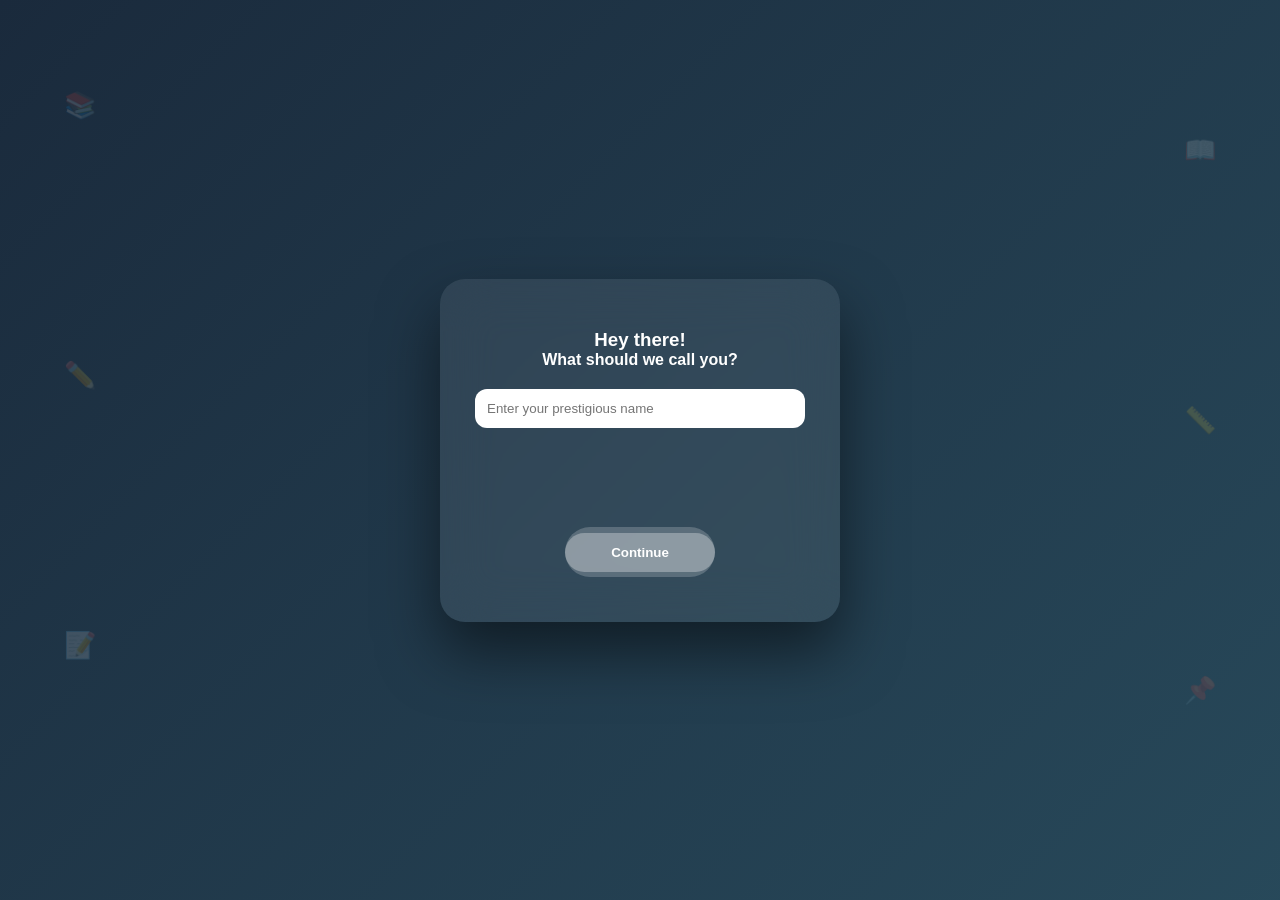
<file: index.html>
<!DOCTYPE html>
<html lang="en">
<head>
<meta charset="UTF-8">
<meta name="viewport" content="width=device-width, initial-scale=1.0">
<title>Essential Assignment Tracker</title>
<link rel="stylesheet" href="css/index.css">
</head>

<body>
<!-- Loader shown while moving into the app -->
<div id="loaderOverlay">
  <div class="spinner"></div>
</div>

<!-- Extra reveal layer for smoother transition -->
<div id="revealOverlay"></div>

<!-- Floating study icons in the background -->
<div class="floating-items">
  <div class="floating-item left" style="top:10%; animation: floatDown 12s linear infinite;">📚</div>
  <div class="floating-item left" style="top:40%; animation: floatUp 14s linear infinite;">✏️</div>
  <div class="floating-item left" style="top:70%; animation: floatDown 13s linear infinite;">📝</div>

  <div class="floating-item right" style="top:15%; animation: floatUp 13s linear infinite;">📖</div>
  <div class="floating-item right" style="top:45%; animation: floatDown 12s linear infinite;">📏</div>
  <div class="floating-item right" style="top:75%; animation: floatUp 15s linear infinite;">📌</div>
</div>

<!-- First-time setup: ask for username -->
<div class="container hidden" id="setupScreen">
  <h3>Hey there!</h3>
  <h4> What should we call you?</h4>
  <input id="nameInput" placeholder="Enter your prestigious name">
  <div style="display: flex; flex-direction: column; align-items: center; width: auto; margin-top: 25px;">
    <button class="enter-btn" onclick="saveName()">Continue</button>
  </div>
</div>

<!-- Main welcome panel -->
<div class="container hidden" id="welcomeScreen">
  <div class="app-title">Welcome to Essential Assignment Tracker</div>
  <div class="time" id="time"></div>
  <div class="date" id="date"></div>
  <div class="main-greeting" id="greeting"></div>
  <div class="subtext">Ready to track your assignments?</div>
  <div style="display: flex; justify-content: center;">
    <button class="enter-btn" id="enterBtn">Enter</button>
  </div>
</div>

<!-- Sound effect for entering dashboard -->
<audio id="enterSound" src="FX/ui-tap.wav" preload="auto"></audio>

<script>
// Save username and show the welcome card.
const savedName = localStorage.getItem("username");
if(savedName) showWelcome(savedName);
else document.getElementById("setupScreen").classList.remove("hidden");

function saveName(){
  const name = document.getElementById("nameInput").value;
  localStorage.setItem("username", name);
  showWelcome(name);
}

function showWelcome(name){
  document.getElementById("setupScreen").classList.add("hidden");
  document.getElementById("welcomeScreen").classList.remove("hidden");

  function updateTime(){
    const now = new Date();
    document.getElementById("time").innerText =
      now.getHours() + ":" + String(now.getMinutes()).padStart(2,"0");

    document.getElementById("date").innerText =
      now.toDateString();

    let greet = "Welcome";
    if(now.getHours()<12) greet="Good morning";
    else if(now.getHours()<18) greet="Good afternoon";
    else greet="Good evening";

    document.getElementById("greeting").innerText =
      greet + ", " + name;
  }

  setInterval(updateTime,1000);
  updateTime();
}

// Enter button flow and transition.
document.getElementById("enterBtn").addEventListener("click", ()=>{
    const sound = document.getElementById("enterSound");
    const loader = document.getElementById("loaderOverlay");
  const enterBtn = document.getElementById("enterBtn");
  const soundEnabled = localStorage.getItem("soundEnabled") !== "0";

  const goToDashboard = () => {
    document.body.classList.add("transitioning");
    setTimeout(()=>{
      window.location.href="dashboard.html";
    },1020);
  };

  // Block double-click so we do not navigate twice.
  enterBtn.disabled = true;

    let playPromise = null;
    if (soundEnabled) {
      sound.currentTime = 0;
      playPromise = sound.play();
    }

    if (navigator.vibrate) navigator.vibrate(30);

    // Tell dashboard page to show its loader too.
    localStorage.setItem("loadingTransition", "true");

    // Turn on loader right away.
    loader.classList.add("active");

    let hasNavigated = false;
    const safeNavigate = () => {
      if (hasNavigated) return;
      hasNavigated = true;
      goToDashboard();
    };

    // Go to dashboard after sound finishes.
    if (soundEnabled) {
      sound.onended = safeNavigate;
    } else {
      setTimeout(safeNavigate, 120);
    }

    // Keep going even if sound cannot play.
    if (playPromise && typeof playPromise.catch === "function") {
      playPromise.catch(()=> {
        safeNavigate();
      });
    }

    // Safety fallback so navigation always happens.
    setTimeout(()=>{
      safeNavigate();
    },12000);
});
</script>

</body>
</html>
</file>
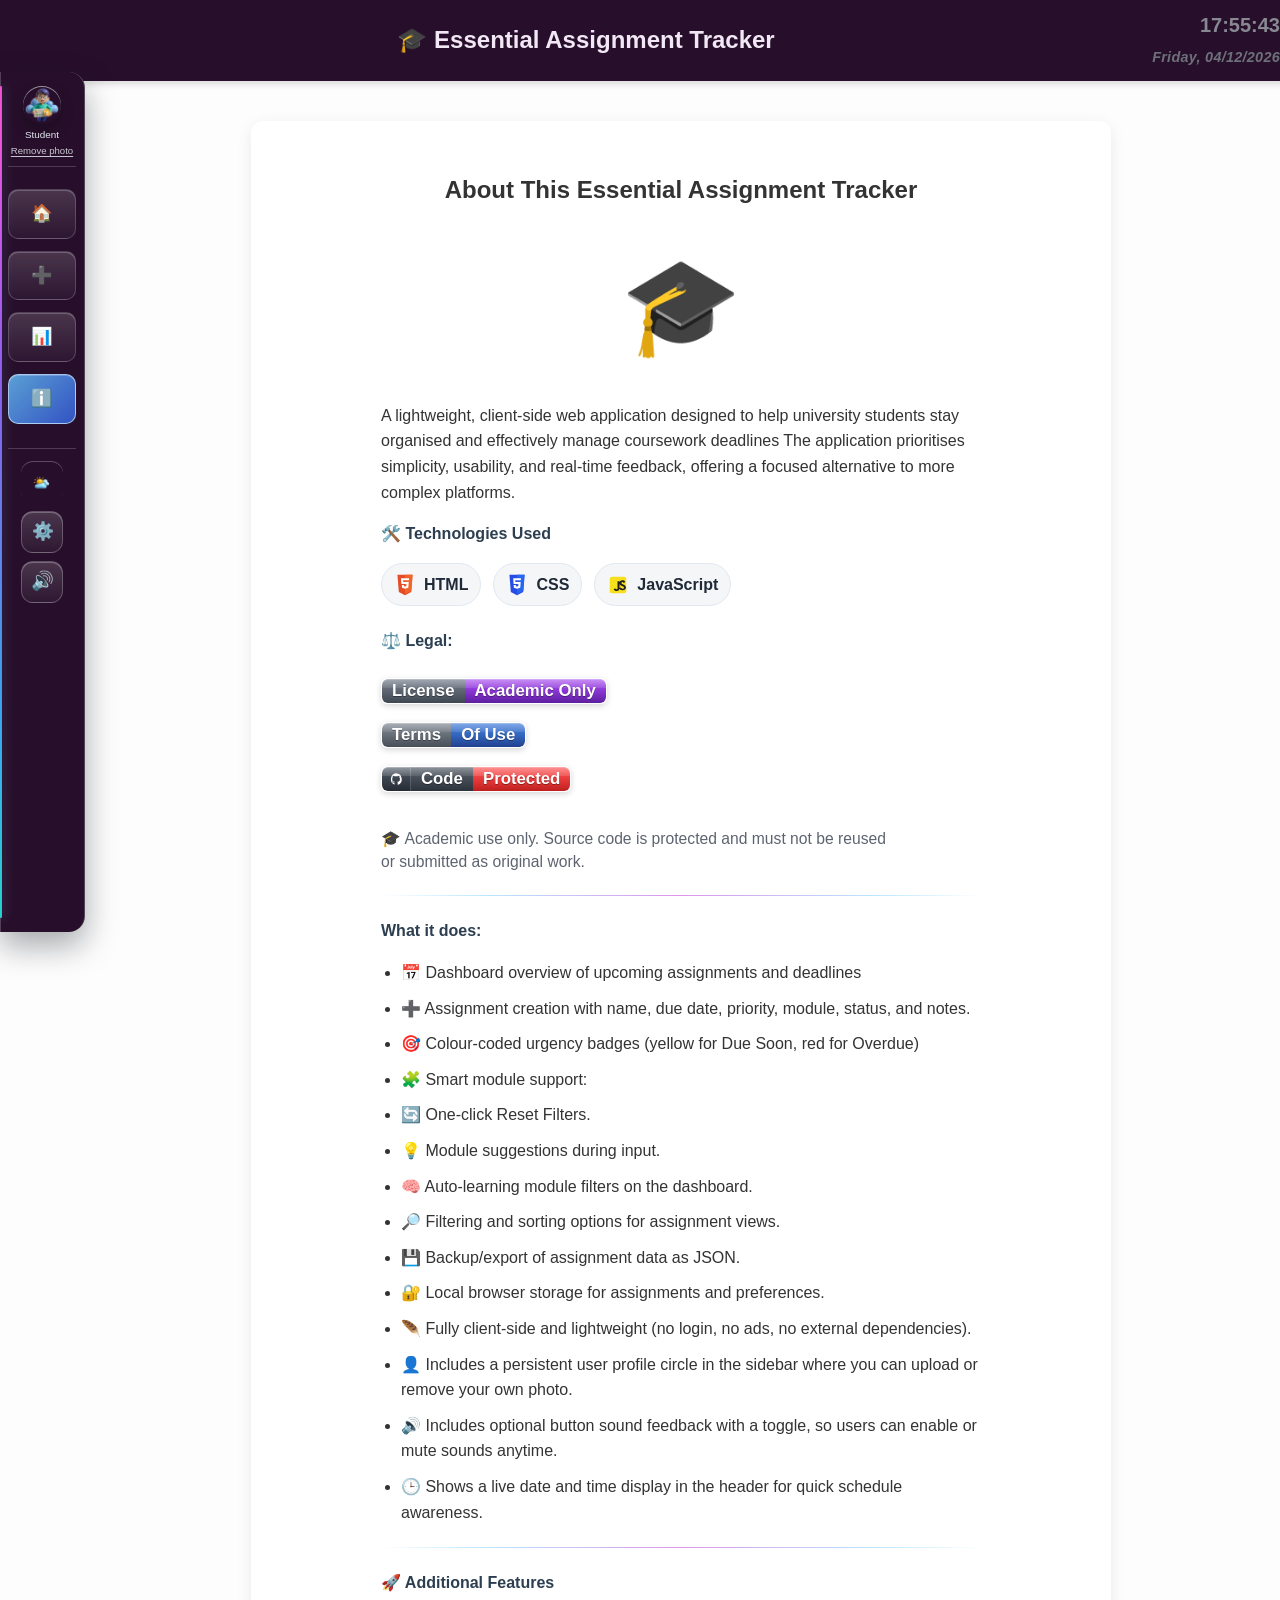
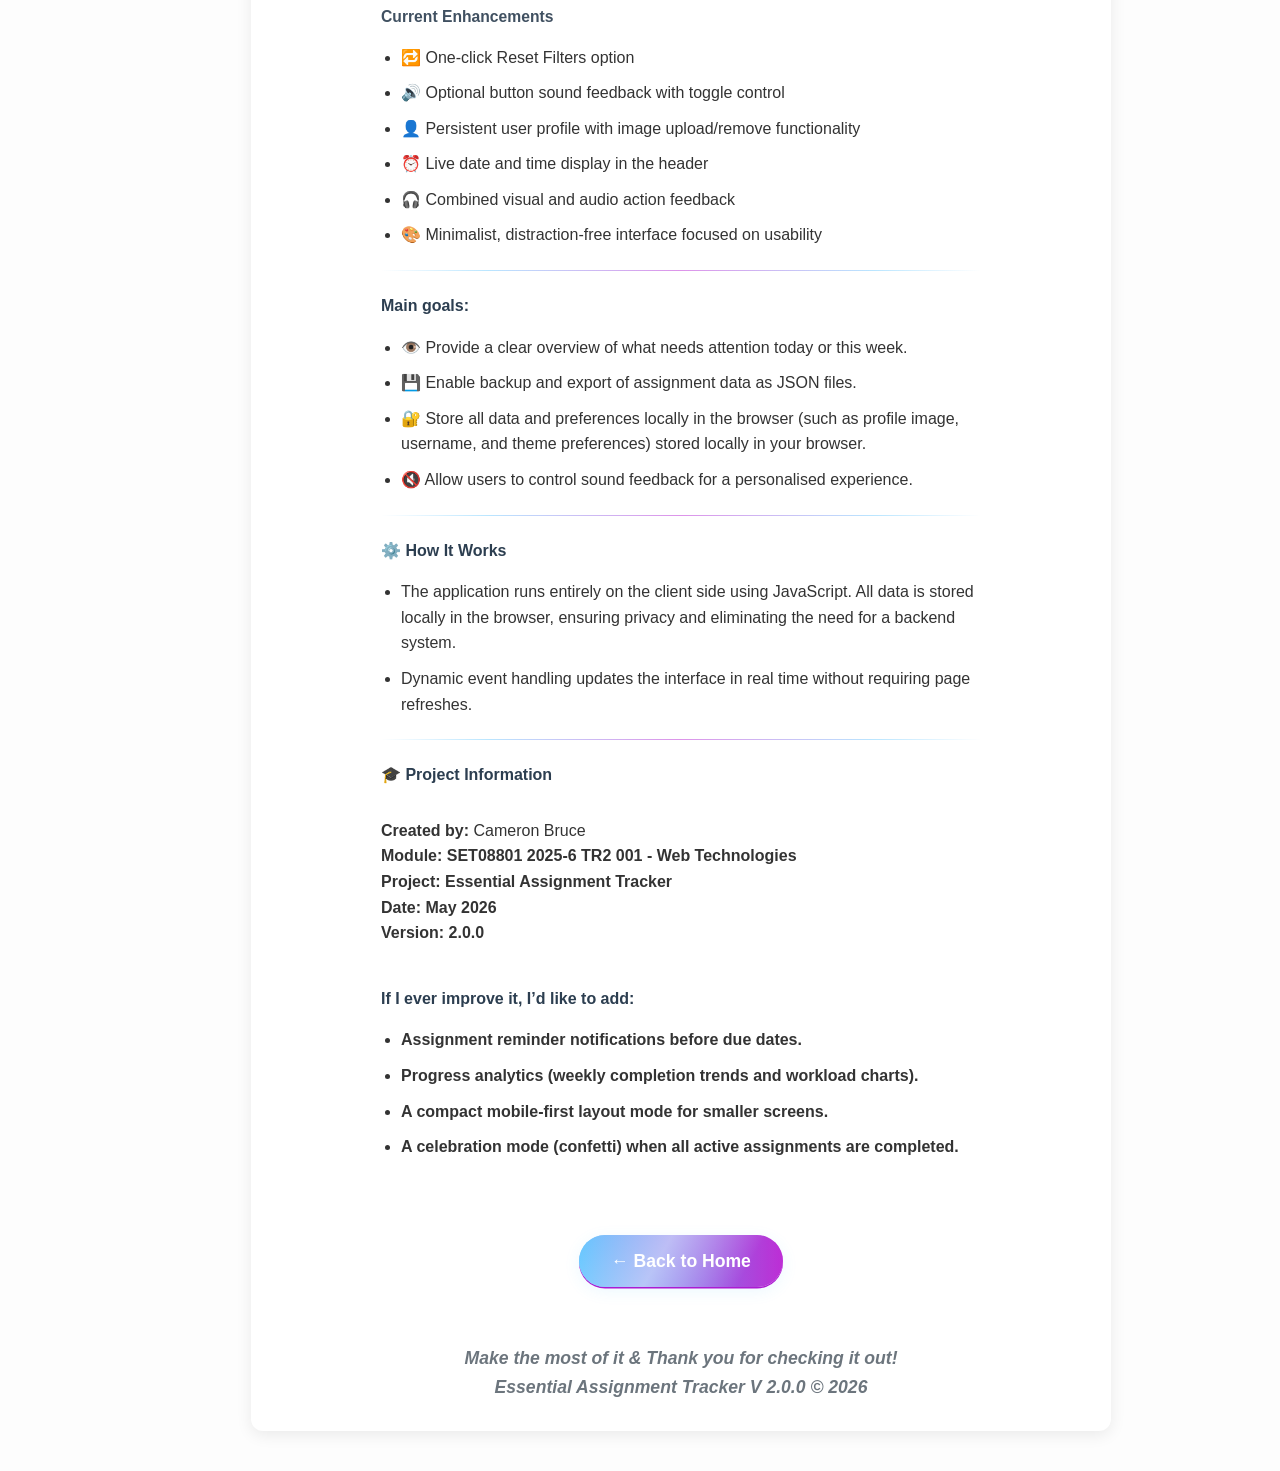
<file: About.html>
<!DOCTYPE html>
<!-- About page for app info and credits. -->
<html lang="en">
<head>
    <meta charset="UTF-8" />
    <meta name="viewport" content="width=device-width, initial-scale=1.0"/>
    
    <title>Essential Assignment Tracker - About</title>

    <link rel="stylesheet" href="css/about.css">
    <link rel="stylesheet" href="css/shared-nav.css">
    <script src="js/shared-nav.js" defer></script>
    <script src="js/time-display.js" defer></script>
</head>
<body>

<!-- Header with title, theme toggle, clock, and nav menu. -->

<div class="header">
    <div style="display: flex; align-items: center; width: 100%; justify-content: space-between;">
        <div class="left-group">
            <div class="settings">
                <button id="backupBtn" class="gear-btn" aria-haspopup="true" aria-expanded="false" title="Backup & Restore" aria-label="Backup and restore data">⚙️</button>
                <div id="backupMenu" class="gear-menu" role="menu" aria-hidden="true">
                    <div class="hint">Backup / Restore</div>
                    <label for="importFileInput" id="restoreBtn" style="display:block;cursor:pointer;padding:10px 12px;">Restore (Import)…</label>
                    <button id="exportBtn" type="button" style="display:block;cursor:pointer;padding:10px 12px;width:100%;background:none;border:none;text-align:left;">Backup (Export)</button>
                </div>
            </div>
            <input id="importFileInput" type="file" accept="application/json,.json" style="display:none" />
        </div>
        <h1 style="margin: 0; font-size: 1.5rem; color: #f2e7f4; display: flex; align-items: center; flex: 1; justify-content: center;">🎓 Essential Assignment Tracker
            <button id="darkModeToggle" aria-label="Toggle dark mode" style="background:none;border:none;cursor:pointer;margin-left:12px;vertical-align:middle;outline:none;position:relative;">
                <span id="darkModeIcon" style="display:inline-block;width:42px;height:42px;vertical-align:middle;">
                    <img id="sunIcon" src="Icons/day.png" alt="Light mode" width="42" height="42" style="display:block;object-fit:contain;" loading="lazy" decoding="async">
                    <img id="moonIcon" src="Icons/night.png" alt="Dark mode" width="42" height="42" style="display:none;object-fit:contain;" loading="lazy" decoding="async">
                </span>
            </button>
        </h1>
        <div id="timeDisplay" style="margin-right:20px;"></div>
    </div>
</div>

<div class="nav" data-shared-nav></div>

<div class="content">
    <h2>About This Essential Assignment Tracker</h2>

    <div class="icon">🎓</div>

    <div class="section">
        <p>
            A lightweight, client-side web application designed to help university students stay organised and effectively manage coursework deadlines
            The application prioritises simplicity, usability, and real-time feedback, offering a focused alternative to more complex platforms.
        </p>

        <p class="highlight">🛠️ Technologies Used</p>
        <ul class="tech-icons" aria-label="Technologies used">
            <li class="tech-icon-item" aria-label="HTML">
                <svg viewBox="0 0 64 64" role="img" aria-hidden="true" focusable="false">
                    <path fill="#e44d26" d="M10 2h44l-4 50-18 10-18-10z"/>
                    <path fill="#f16529" d="M32 2h22l-3.4 46.8L32 58z"/>
                    <path fill="#fff" d="M20.2 12h23.6l-.5 6H26.7l.4 5h15.8l-1.3 17-9.2 2.6-9.1-2.6-.6-8h6l.3 3.4 3.4 1 3.5-1 .4-6.4H21.6z"/>
                </svg>
                <span>HTML</span>
            </li>
            <li class="tech-icon-item" aria-label="CSS">
                <svg viewBox="0 0 64 64" role="img" aria-hidden="true" focusable="false">
                    <path fill="#264de4" d="M10 2h44l-4 50-18 10-18-10z"/>
                    <path fill="#2965f1" d="M32 2h22l-3.4 46.8L32 58z"/>
                    <path fill="#fff" d="M21 12h22.6l-.5 6H27l.4 5h15.4l-1.3 17-9.3 2.6-9.2-2.6-.7-8h6.1l.3 3.4 3.5 1 3.6-1 .4-6.4H22z"/>
                </svg>
                <span>CSS</span>
            </li>
            <li class="tech-icon-item" aria-label="JavaScript">
                <svg viewBox="0 0 64 64" role="img" aria-hidden="true" focusable="false">
                    <rect x="8" y="8" width="48" height="48" rx="6" fill="#f7df1e"/>
                    <path fill="#1f1f1f" d="M30.6 20.8h6v20.1c0 6-3.5 8.7-8.6 8.7-4.6 0-7.2-2.4-8.6-5.4l4.6-2.8c.9 1.6 1.7 2.9 3.7 2.9 1.9 0 3-1 3-3.7zm9.2 18.3c1.2 2 2.8 3.5 5.7 3.5 2.4 0 3.9-1.2 3.9-2.9 0-2-1.6-2.8-4.4-4l-1.5-.7c-4.3-1.8-7.1-4-7.1-8.8 0-4.4 3.3-7.7 8.5-7.7 3.7 0 6.3 1.3 8.2 4.6l-4.5 2.9c-1-1.8-2.1-2.4-3.7-2.4-1.7 0-2.8 1.1-2.8 2.4 0 1.7 1.1 2.4 3.6 3.5l1.5.7c5 2.1 7.8 4.2 7.8 9 0 5.1-4 8-9.4 8-5.3 0-8.7-2.5-10.4-5.8z"/>
                </svg>
                <span>JavaScript</span>
            </li>
        </ul>

        <p class="highlight">⚖️ Legal:</p>
        <div class="legal-badge-stack" aria-label="Legal and protection badges">
            <div class="legal-badge-row">
                <span class="legal-badge-segment left badge-license">License</span>
                <span class="legal-badge-segment right badge-academic">Academic Only</span>
            </div>
            <div class="legal-badge-row">
                <span class="legal-badge-segment left badge-terms">Terms</span>
                <span class="legal-badge-segment right badge-use">Of Use</span>
            </div>
            <div class="legal-badge-row has-icon">
                <span class="legal-badge-icon" aria-hidden="true">
                    <svg viewBox="0 0 24 24" focusable="false">
                        <path d="M12 .5A12 12 0 0 0 8.2 23c.6.1.8-.3.8-.6v-2.3c-3.3.7-4-1.4-4-1.4-.5-1.3-1.2-1.6-1.2-1.6-1-.6.1-.6.1-.6 1.1.1 1.7 1.1 1.7 1.1 1 .1.8 2.3 3.4 1.6.1-.7.4-1.2.7-1.5-2.6-.3-5.3-1.3-5.3-5.8 0-1.3.5-2.5 1.2-3.3-.1-.3-.5-1.5.1-3.2 0 0 1-.3 3.4 1.3a11.8 11.8 0 0 1 6.1 0c2.3-1.6 3.3-1.3 3.3-1.3.7 1.7.3 2.9.2 3.2.7.8 1.2 2 1.2 3.3 0 4.5-2.7 5.5-5.3 5.8.4.3.8 1 .8 2.1v3.1c0 .3.2.8.8.6A12 12 0 0 0 12 .5Z" fill="currentColor"/>
                    </svg>
                </span>
                <span class="legal-badge-segment badge-code">Code</span>
                <span class="legal-badge-segment right badge-protected">Protected</span>
            </div>
        </div>
        <p class="legal-disclaimer">🎓 Academic use only. Source code is protected and must not be reused or submitted as original work.</p>
        <hr class="section-divider">
        
        <p class="highlight">What it does:</p>
        <ul>
            <li>📅 Dashboard overview of upcoming assignments and deadlines</li>
            <li>➕ Assignment creation with name, due date, priority, module, status, and notes.</li>
            <li>🎯 Colour-coded urgency badges (yellow for Due Soon, red for Overdue)</li>
            <li>🧩 Smart module support:</li>
            <li>🔄 One-click Reset Filters.</li>
            <li>💡 Module suggestions during input.</li>
            <li>🧠 Auto-learning module filters on the dashboard.</li>
            <li> 🔎 Filtering and sorting options for assignment views.</li>
            <li> 💾 Backup/export of assignment data as JSON.</li>
            <li> 🔐 Local browser storage for assignments and preferences.</li>
            <li>🪶 Fully client-side and lightweight (no login, no ads, no external dependencies).</li>
            <li>👤 Includes a persistent user profile circle in the sidebar where you can upload or remove your own photo.</li>
            <li>🔊 Includes optional button sound feedback with a toggle, so users can enable or mute sounds anytime.</li>
            <li>🕒 Shows a live date and time display in the header for quick schedule awareness.</li>
        </ul>

        <hr class="section-divider">

        <p class="highlight">🚀 Additional Features</p>
        <p class="highlight" style="margin-top:-8px; font-size: 0.98rem; opacity: 0.9;">Current Enhancements</p>
        <ul>
            <li>🔁 One-click Reset Filters option</li>
            <li>🔊 Optional button sound feedback with toggle control</li>
            <li>👤 Persistent user profile with image upload/remove functionality</li>
            <li>⏰ Live date and time display in the header</li>
            <li>🎧 Combined visual and audio action feedback</li>
            <li>🎨 Minimalist, distraction-free interface focused on usability</li>
        </ul>
        <hr class="section-divider">

        <p class="highlight">Main goals:</p>
        <ul>
            <li>👁️ Provide a clear overview of what needs attention today or this week.
            <li>💾 Enable backup and export of assignment data as JSON files.
            <li>🔐 Store all data and preferences locally in the browser (such as profile image, username, and theme preferences) stored locally in your browser.</li>
            <li>🔇 Allow users to control sound feedback for a personalised experience.
        </ul>

        <hr class="section-divider">

        <p class="highlight">⚙️ How It Works
        <ul>
            <li>The application runs entirely on the client side using JavaScript. All data is stored locally in the browser, ensuring privacy and eliminating the need for a backend system.</li>
            <li>Dynamic event handling updates the interface in real time without requiring page refreshes.</li>
        </ul>

        
        <hr class="section-divider">
    <p class="highlight"> 🎓 Project Information</p>
        <p style="margin-top: 30px;">

       

            <strong>Created by:</strong> Cameron Bruce <br>

            <strong>Module: SET08801 2025-6 TR2 001 - Web Technologies <br>

            <strong>Project:</strong> Essential Assignment Tracker<br>

            <strong>Date:</strong> May 2026<br>

            <strong>Version:</strong> 2.0.0<br>
        </p>

        <p class="highlight" style="margin-top: 40px;">If I ever improve it, I’d like to add:</p>
        <ul>
            <li>Assignment reminder notifications before due dates.</li>
            <li>Progress analytics (weekly completion trends and workload charts).</li>
            <li>A compact mobile-first layout mode for smaller screens.</li>
            <li>A celebration mode (confetti) when all active assignments are completed.</li>
        </ul>
    </div>

        <a href="dashboard.html" class="back-bottom" id="backHomeBtn">← Back to Home</a>
        <style>
        .smoke-effect {
            position: absolute;
            pointer-events: none;
            border-radius: 50%;
            filter: blur(18px);
            opacity: 0.45;
            z-index: 20;
            transition: opacity 0.5s;
            will-change: transform, opacity;
            width: 70px;
            height: 70px;
            background: radial-gradient(circle at 50% 50%, #38b6ff 0%, #b411cf 100%);
            display: none;
        }
        </style>
        <script>
        // Adds a hover smoke effect to the Back to Home button.
        (function() {
            const btn = document.getElementById('backHomeBtn');
            if (!btn) return;
            let smoke = null;
            let fadeTimeout = null;
            let stopTimeout = null;
            function showSmoke(x, y) {
                if (!smoke) {
                    smoke = document.createElement('div');
                    smoke.className = 'smoke-effect';
                    btn.appendChild(smoke);
                }
                smoke.style.display = 'block';
                smoke.style.opacity = '0.45';
                const btnRect = btn.getBoundingClientRect();
                // Place smoke relative to the button area.
                smoke.style.left = (x - btnRect.left - 35) + 'px';
                smoke.style.top = (y - btnRect.top - 35) + 'px';
                if (fadeTimeout) clearTimeout(fadeTimeout);
                if (stopTimeout) clearTimeout(stopTimeout);
                // Fade smoke when mouse stops moving.
                stopTimeout = setTimeout(() => {
                    smoke.style.opacity = '0';
                    fadeTimeout = setTimeout(() => { if (smoke) smoke.style.display = 'none'; }, 500);
                }, 120);
            }
            btn.addEventListener('mousemove', function(e) {
                showSmoke(e.clientX, e.clientY);
            });
            btn.addEventListener('mouseleave', function() {
                if (smoke) {
                    smoke.style.opacity = '0';
                    fadeTimeout = setTimeout(() => { if (smoke) smoke.style.display = 'none'; }, 500);
                }
                if (stopTimeout) clearTimeout(stopTimeout);
            });
            btn.addEventListener('mouseenter', function(e) {
                showSmoke(e.clientX, e.clientY);
            });
        })();
        </script>

    <div class="footer-note">
        <span id="exportStatus" style="display:none;color:#007bff;font-weight:bold;"></span>
        Make the most of it & Thank you for checking it out!<br>
        Essential Assignment Tracker V 2.0.0 © 2026
    </div>
</div>

</body>
<!-- Backup controls are handled by shared-nav.js -->
<script src="js/export-button.js"></script>
</html>
</file>
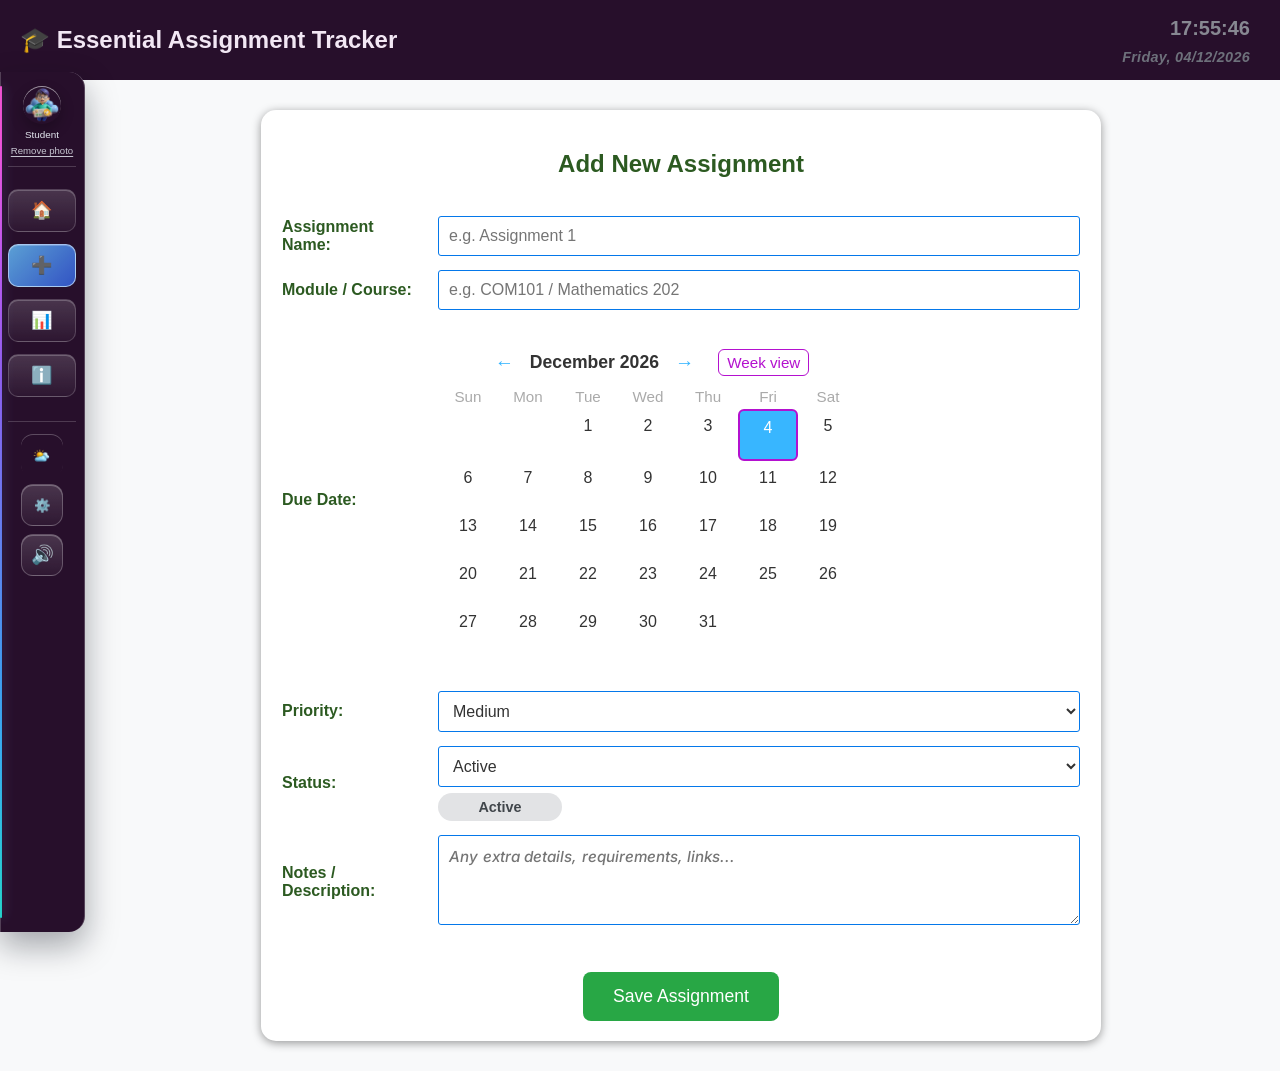
<file: add-Assignment.html>
<!DOCTYPE html>
<html lang="en">
<head>
    <meta charset="UTF-8" />
    <meta name="viewport" content="width=device-width, initial-scale=1.0"/>
    <title>Essential Assignment Tracker - Add New Assignment</title>

    <link rel="stylesheet" href="css/add-Assignment.css">
    <link rel="stylesheet" href="css/shared-nav.css">
    <link rel="stylesheet" href="css/toast.css">
    <link rel="stylesheet" href="https://fonts.googleapis.com/css2?family=Inter:wght@400;500;600&family=Source+Sans+3:wght@400;500;600&family=Nunito+Sans:wght@400;500;600&display=swap">
    <script src="js/toast.js"></script>
    <script src="js/shared-nav.js" defer></script>
    <script src="js/time-display.js" defer></script>
</head>
<body>

<!-- Toast messages show up here after save/update -->

<div id="toastContainer" style="position:fixed;z-index:9999;pointer-events:none;"></div>

<!-- Top header: title, time, dark mode, nav -->
<div class="header">
    <div style="display: flex; align-items: center; width: 100%; justify-content: space-between;">
        <h1 style="margin: 0; font-size: 1.5rem; color: #f2e7f4; display: flex; align-items: center;">🎓 Essential Assignment Tracker
            <button id="darkModeToggle" aria-label="Toggle dark mode" style="background:none;border:none;cursor:pointer;margin-left:12px;vertical-align:middle;outline:none;position:relative;">
                <span id="darkModeIcon" style="display:inline-block;width:42px;height:42px;vertical-align:middle;">
                    <img id="sunIcon" src="Icons/day.png" alt="Light mode" width="42" height="42" style="display:block;object-fit:contain;" loading="lazy" decoding="async">
                    <img id="moonIcon" src="Icons/night.png" alt="Dark mode" width="42" height="42" style="display:none;object-fit:contain;" loading="lazy" decoding="async">
                </span>
            </button>
        </h1>
        <div id="timeDisplay" style="margin-right:50px;"></div>
        <div class="nav" data-shared-nav></div>
    </div>
</div>

<!-- Main add-assignment area -->

<div class="content">
    <h2>Add New Assignment</h2>

    <!-- Form for creating or editing an assignment -->
     
    <form id="assignmentForm">
        <table class="form-table">
            <tr>
                <td class="label">Assignment Name:</td>
                <td class="input">
                    <input type="text" name="Assignment_name" placeholder="e.g. Assignment 1" required />
                </td>
            </tr>
            <tr>
                <td class="label">Module / Course:</td>
                <td class="input">
                    <input type="text" name="module" list="moduleSuggestions" placeholder="e.g. COM101 / Mathematics 202" required />
                    <datalist id="moduleSuggestions"></datalist>
                </td>
            </tr>
            <tr>
                <td class="label">Due Date:</td>
                <td class="input">
                    <div id="calendarContainer"></div>
                    <input type="hidden" name="due_date" id="dueDateInput" required />
                </td>
            </tr>
            <tr>
                <td class="label">Priority:</td>
                <td class="input">
                    <select name="priority">
                        <option value="low">Low</option>
                        <option value="medium" selected>Medium</option>
                        <option value="high">High</option>
                    </select>
                </td>
            </tr>
            <tr>
                <td class="label">Status:</td>
                <td class="input">
                    <select name="status" id="statusSelect">
                        <option value="Active">Active</option>
                        <option value="Due soon">Due Soon</option>
                        <option value="Overdue">Overdue</option>
                        <option value="Completed">Completed</option>
                    </select>
                    <div id="statusPreview" class="status-preview status-Active">Active</div>
                </td>
            </tr>
            <tr>
                <td class="label">Notes / Description:</td>
                <td class="input">
                    <textarea name="notes" placeholder="Any extra details, requirements, links..."></textarea>
                </td>
            </tr>
        </table>

        <button type="submit" class="save-btn">Save Assignment</button>
        <audio id="saveSound" src="FX/ui-save.wav" preload="auto"></audio>
        <audio id="updateSound" src="FX/ui-update.wav" preload="auto"></audio>
    </form>
    <script src="js/button-sounds.js"></script>
        <script src="js/calendar.js"></script>
    <script>
    window.addEventListener('DOMContentLoaded', function() {
        const saveBtn = document.querySelector('.save-btn');
        const saveSound = document.getElementById('saveSound');
        const updateSound = document.getElementById('updateSound');
        saveBtn.addEventListener('click', function(e) {
            const soundEnabled = typeof window.isAppSoundEnabled === 'function'
                ? window.isAppSoundEnabled()
                : localStorage.getItem('soundEnabled') !== '0';
            if (!soundEnabled) return;
            // Play update sound in edit mode, otherwise save sound.
            if (saveBtn.textContent.trim().toLowerCase().includes('update')) {
                updateSound.currentTime = 0;
                updateSound.play();
            } else {
                saveSound.currentTime = 0;
                saveSound.play();
            }
        });
            // Load saved assignments so calendar dots can show.
            let assignments = [];
            try {
                assignments = JSON.parse(localStorage.getItem('assignments')) || [];
            } catch {}
            // Start from today, unless editing an assignment date.
            let initialDate = new Date();
            const editIdx = (function() {
                const urlParams = new URLSearchParams(window.location.search);
                return urlParams.has('edit') ? urlParams.get('edit') : null;
            })();
            if (editIdx !== null && assignments[parseInt(editIdx)]) {
                let d = new Date(assignments[parseInt(editIdx)].due);
                if (!isNaN(d)) initialDate = d;
            }
            function toLocalIsoDate(date) {
                const y = date.getFullYear();
                const m = String(date.getMonth() + 1).padStart(2, '0');
                const d = String(date.getDate()).padStart(2, '0');
                return `${y}-${m}-${d}`;
            }
            function formatDisplayDue(date) {
                return date.toLocaleDateString('en-US', { month: 'short', day: 'numeric', year: 'numeric' });
            }
            // Keep hidden due-date input synced with calendar.
            function setDueDate(date) {
                document.getElementById('dueDateInput').value = toLocalIsoDate(date);
            }
            function renderAssignmentCalendar() {
                renderCalendar(assignments, initialDate, function(date) {
                    setDueDate(date);
                }, 'month', function(date, dayAssignments) {
                    if (Array.isArray(dayAssignments) && dayAssignments.length > 0) {
                        const firstMatch = dayAssignments[0];
                        if (firstMatch && typeof firstMatch.index === 'number') {
                            window.location.href = `add-Assignment.html?edit=${firstMatch.index}`;
                            return;
                        }
                    }

                    if (editIdx === null) return;

                    const assignmentIndex = parseInt(editIdx, 10);
                    if (!assignments[assignmentIndex]) return;

                    assignments[assignmentIndex].due = formatDisplayDue(date);
                    localStorage.setItem('assignments', JSON.stringify(assignments));
                    setDueDate(date);

                    if (typeof window.showNotification === 'function') {
                        window.showNotification('Due date updated. Click Update Assignment to save other edits.', { icon: 'check', duration: 2600 });
                    }
                });
            }
            function refreshAddAssignmentView() {
                try {
                    assignments = JSON.parse(localStorage.getItem('assignments')) || [];
                } catch {
                    assignments = [];
                }

                if (typeof populateModuleSuggestions === 'function') {
                    populateModuleSuggestions();
                }

                if (editIdx !== null && assignments[parseInt(editIdx)]) {
                    const currentAssignment = assignments[parseInt(editIdx)];
                    document.querySelector('input[name="Assignment_name"]').value = currentAssignment.name;
                    document.querySelector('input[name="module"]').value = currentAssignment.module;

                    let dateObj = new Date(currentAssignment.due);
                    if (!isNaN(dateObj)) {
                        initialDate = dateObj;
                        setDueDate(dateObj);
                    }
                    document.querySelector('select[name="status"]').value = currentAssignment.status;
                    document.querySelector('textarea[name="notes"]').value = currentAssignment.notes || '';
                    document.querySelector('.save-btn').textContent = 'Update Assignment';
                }

                renderAssignmentCalendar();
            }
            setDueDate(initialDate);
            renderAssignmentCalendar();
            window.addEventListener('assignments-updated', refreshAddAssignmentView);
    });
    </script>

    <script>
        
// Update status preview badge when dropdown changes.

document.getElementById('statusSelect').addEventListener('change', function(e) {
    const val = e.target.value;
    const preview = document.getElementById('statusPreview');
    preview.textContent = val;

    // Swap preview color class to match selected status.

    let statusClass = 'status-preview ';
    if (val === 'Active') statusClass += 'status-Active';
    else if (val === 'Due soon') statusClass += 'status-due';
    else if (val === 'Overdue') statusClass += 'status-overdue';
    else if (val === 'Completed') statusClass += 'status-done';
    else statusClass += 'status-Active';
    preview.className = statusClass;
});

// Build module suggestions from saved assignments.

function populateModuleSuggestions() {

    let assignments = [];
    try {
        assignments = JSON.parse(localStorage.getItem('assignments')) || [];
    } catch {}

    const moduleList = document.getElementById('moduleSuggestions');
    if (!moduleList) return;

    const modules = [...new Set(
        assignments
            .map(a => (a.module || '').trim())
            .filter(Boolean)
    )].sort((a, b) => a.localeCompare(b));

    moduleList.innerHTML = '';
    modules.forEach(moduleName => {
        const option = document.createElement('option');
        option.value = moduleName;
        moduleList.appendChild(option);
    });
}

populateModuleSuggestions();

function getQueryParam(param) {

    const urlParams = new URLSearchParams(window.location.search);
    return urlParams.has(param) ? urlParams.get(param) : null;
}

function toLocalIsoDate(date) {
    const y = date.getFullYear();
    const m = String(date.getMonth() + 1).padStart(2, '0');
    const d = String(date.getDate()).padStart(2, '0');
    return `${y}-${m}-${d}`;
}

const editIdx = getQueryParam('edit');
if (editIdx !== null) {

    // If edit index exists in URL, load that assignment in form.

    let assignments = [];
    try {
        assignments = JSON.parse(localStorage.getItem('assignments')) || [];
    } catch {}
    const assignment = assignments[parseInt(editIdx)];
    if (assignment) {
        document.querySelector('input[name="Assignment_name"]').value = assignment.name;
        document.querySelector('input[name="module"]').value = assignment.module;

        // Convert saved due date to YYYY-MM-DD for input.

        let dateObj = new Date(assignment.due);
        if (!isNaN(dateObj)) {
            document.querySelector('input[name="due_date"]').value = toLocalIsoDate(dateObj);
        }
        document.querySelector('select[name="status"]').value = assignment.status;
        document.querySelector('textarea[name="notes"]').value = assignment.notes || '';

        // Change button label so user sees this is update mode.

        document.querySelector('.save-btn').textContent = 'Update Assignment';
    }
}

document.getElementById('assignmentForm').addEventListener('submit', function(e) {

    e.preventDefault(); // Stop reload so JS handles the save.

        // Ask for confirmation before saving/updating.

        const confirmMsg = editIdx !== null
            ? 'Are you sure you want to update this assignment?\n\nPlease review your changes before saving.'
            : 'Are you sure you want to add this assignment?\n\nPlease review your details before saving.';
        if (!window.confirm(confirmMsg)) {
                // Exit early if user cancels.
                return;
        }

    const form = e.target;

    // Read values from form fields.

    const name = form.Assignment_name.value.trim();
    const module = form.module.value.trim();
    const dueParts = String(form.due_date.value || '').split('-');
    const due = dueParts.length === 3
        ? new Date(Number(dueParts[0]), Number(dueParts[1]) - 1, Number(dueParts[2]))
        : new Date(form.due_date.value);
    const displayDue = due.toLocaleDateString('en-US', { month: 'short', day: 'numeric', year: 'numeric' });
    const status = form.status.value;
    const notes = form.notes.value.trim();
    let assignments = [];
    try {
        assignments = JSON.parse(localStorage.getItem('assignments')) || [];
    } catch {}
    if (editIdx !== null && assignments[parseInt(editIdx)]) {
        
        // Replace existing assignment in array.
        
        assignments[parseInt(editIdx)] = { name, Assignment_name: name, module, due: displayDue, status, notes };

    } else {
        // Add a brand new assignment.

        assignments.push({ name, Assignment_name: name, module, due: displayDue, status, notes });
    }
    // Save to localStorage so data stays after refresh.

    localStorage.setItem('assignments', JSON.stringify(assignments));

    // Set dashboard toast type for next page.
    if (editIdx !== null) {
        sessionStorage.setItem('assignmentStatus', 'updated');
    } else {
        sessionStorage.setItem('assignmentStatus', 'saved');
    }
    // Go back to dashboard after save/update.
    setTimeout(function() {
        window.location.href = 'dashboard.html';
    }, 600);
});
    </script>
</div>

</body>
</html>
</file>
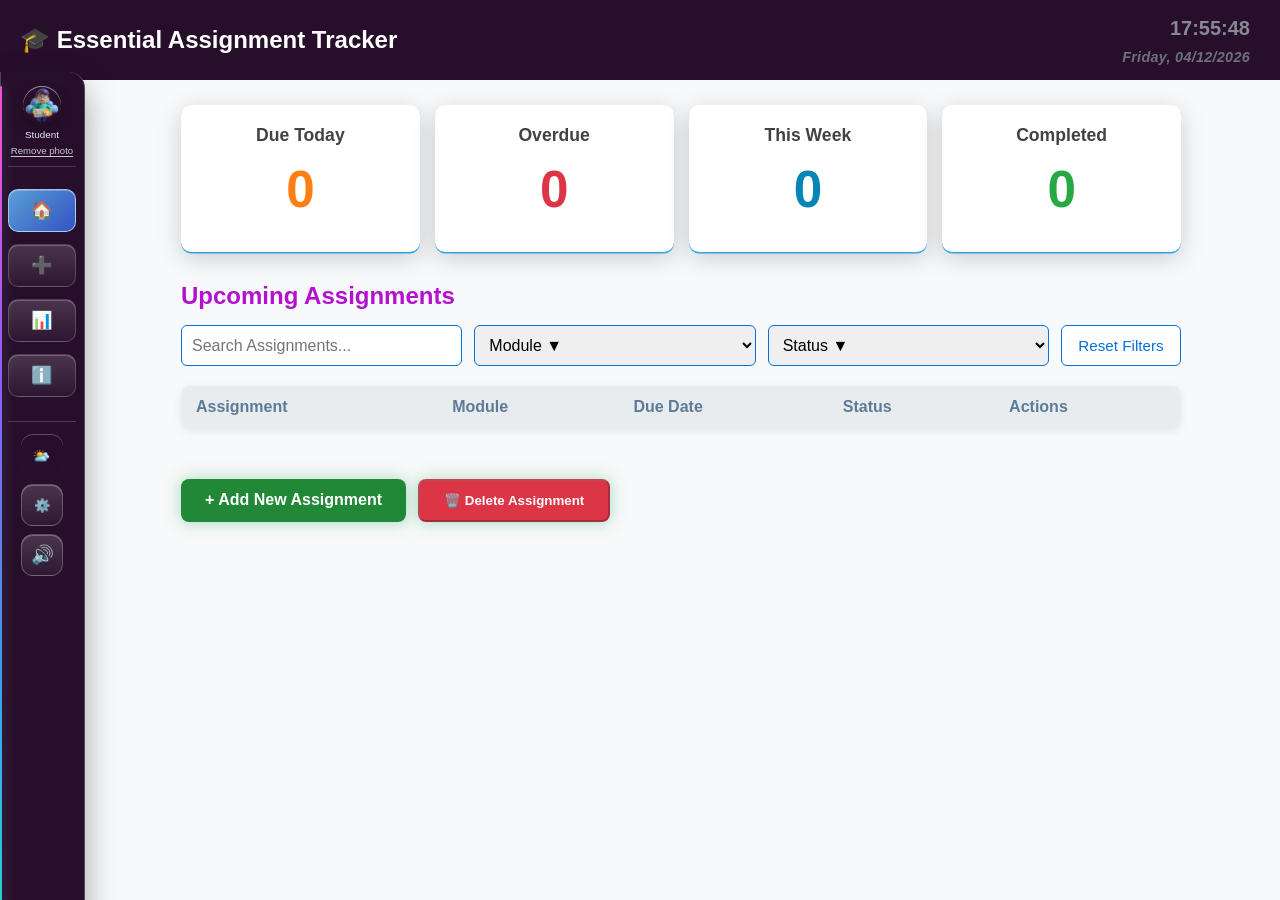
<file: dashboard.html>
<!-- Dashboard page for viewing and managing assignments -->
<!-- Styles are loaded from dashboard.css + shared-nav.css -->
<link rel="stylesheet" href="css/dashboard.css">
<link rel="stylesheet" href="css/shared-nav.css">
<link rel="stylesheet" href="css/toast.css">
<link rel="stylesheet" href="https://fonts.googleapis.com/css2?family=Inter:wght@400;500;600&family=Source+Sans+3:wght@400;500;600&family=Nunito+Sans:wght@400;500;600&display=swap">
<script src="js/toast.js"></script>
<script src="js/shared-nav.js" defer></script>
<script src="js/time-display.js" defer></script>

<!-- Loader style block -->
<style>
#loaderOverlay {
    position: fixed;
    top:0;
    left:0;
    width:100%;
    height:100%;
    background: rgba(0,0,0,0.08);
    backdrop-filter: blur(8px);
    display:flex;
    justify-content:center;
    align-items:center;
    opacity:0;
    pointer-events:none;
    transition: opacity 0.55s cubic-bezier(0.22, 1, 0.36, 1);
    z-index:9999;
}
#loaderOverlay.active {
    opacity:1;
    pointer-events:all;
}

/* Keep loader visible until reveal is done */
html.preload-transition-pending .header,
html.preload-transition-pending .content {
    opacity: 1;
    filter: none;
    transform: none;
}

html.preload-transition-pending #loaderOverlay {
    opacity: 1;
    pointer-events: all;
}

html.preload-transition-pending body {
    overflow: hidden;
}

.spinner {
    width:44px;
    height:44px;
    border:3px solid rgba(255,255,255,0.22);
    border-top:3px solid rgba(255,255,255,0.82);
    border-radius:50%;
    box-shadow: 0 0 18px rgba(255,255,255,0.16);
    animation: spin 1s linear infinite;
}
@keyframes spin {
    to { transform: rotate(360deg); }
}
</style>

<script>
if (localStorage.getItem("loadingTransition") === "true") {
    document.documentElement.classList.add("preload-transition-pending");
}
</script>

</head>

<body>
    <!-- Page loader overlay -->
    <div id="loaderOverlay">
            <div class="spinner"></div>
    </div>

<!-- Toast notification container -->

<div id="toastContainer" style="position:fixed;z-index:9999;pointer-events:none;"></div>

<!-- Header row -->

<div class="header" style="display:flex;align-items:center;justify-content:space-between;">
    <h1 style="flex:1;">🎓 Essential Assignment Tracker

        <!-- Dark mode button -->

        <button id="darkModeToggle" aria-label="Toggle dark mode" style="background:none;border:none;cursor:pointer;margin-left:12px;vertical-align:middle;outline:none;position:relative;">
            <span id="darkModeIcon" style="display:inline-block;width:42px;height:42px;vertical-align:middle;">
                <img id="sunIcon" src="Icons/day.png" alt="Light mode" width="42" height="42" style="display:block;object-fit:contain;" loading="lazy" decoding="async">
                <img id="moonIcon" src="Icons/night.png" alt="Dark mode" width="42" height="42" style="display:none;object-fit:contain;" loading="lazy" decoding="async">
            </span>
        </button>
    </h1>
    <div id="timeDisplay" style="margin-right:50px;"></div>

    <!-- Shared sidebar nav -->

    <div class="nav" data-shared-nav></div>
</div>
<!-- Main dashboard content -->

<div class="content">
    
    <!-- Stats cards -->

    <div class="stats" id="stats">

        <!-- JS renders these cards -->
    </div>
    <h2>Upcoming Assignments</h2>

    <!-- Search + filter controls -->
     
    <div class="controls">
        <input type="text" id="searchInput" placeholder="Search Assignments..." />
        <select id="moduleFilter">
            <option value="">Module ▼</option>
        </select>
        <select id="statusFilter">
            <option value="">Status ▼</option>
            <option value="Due soon">Due Soon</option>
            <option value="Overdue">Overdue</option>
            <option value="Completed">Completed</option>
            <option value="Active">Active</option>
        </select>
        <button type="button" id="resetFiltersBtn">Reset Filters</button>
    </div>

    <!-- Assignment table -->

    <table>
        <thead>
        <tr>
            <th>Assignment</th>
            <th>Module</th>
            <th>Due Date</th>
            <th>Status</th>
            <th>Actions</th>
        </tr>
        </thead>
        <tbody id="assignmentTable">

            <!-- JS inserts table rows here -->
        </tbody>
    </table>

    <!-- Add and delete action buttons -->

        <div style="display: flex; gap: 12px; margin-top: 25px;">
                <a href="add-Assignment.html" class="add-btn" id="addAssignmentBtn">+ Add New Assignment</a>
                <button id="deleteAssignmentBtn" class="add-btn" style="background:#dc3545;" disabled>🗑️ Delete Assignment</button>
                <audio id="deleteSound" src="FX/ui-delete.wav" preload="auto"></audio>
        </div>
    <style>
        .smoke-effect {
                position: absolute;
                pointer-events: none;
                border-radius: 50%;
                filter: blur(16px);
                opacity: 0.45;
                z-index: 1000;
                transition: opacity 0.5s;
                will-change: transform, opacity;
        }
    </style>
        <script>

        // Simple smoke hover effect for add/delete buttons.

        function addSmokeEffect(btn, color) {
            let smoke = null;
            let fadeTimeout = null;
            btn.addEventListener('mouseenter', e => {
                if (!smoke) {
                    smoke = document.createElement('div');
                    smoke.className = 'smoke-effect';
                    smoke.style.background = color;
                    smoke.style.width = '60px';
                    smoke.style.height = '60px';
                    smoke.style.opacity = '0.45';
                    smoke.style.pointerEvents = 'none';
                    smoke.style.position = 'absolute';
                    smoke.style.zIndex = '1000';
                    document.body.appendChild(smoke);
                }
                smoke.style.display = 'block';
                smoke.style.opacity = '0.45';
            });
            btn.addEventListener('mousemove', e => {
                if (!smoke) return;

                // Move smoke with cursor over the button.

                const rect = btn.getBoundingClientRect();

                // Keep smoke inside button area.

                let x = e.clientX - 30;
                let y = e.clientY - 30;

                // Clamp to nearest edge if cursor leaves bounds.
                
                if (e.clientX < rect.left) x = rect.left;
                if (e.clientX > rect.right) x = rect.right - 60;
                if (e.clientY < rect.top) y = rect.top;
                if (e.clientY > rect.bottom) y = rect.bottom - 60;
                smoke.style.left = (x + window.scrollX) + 'px';
                smoke.style.top = (y + window.scrollY) + 'px';
                smoke.style.opacity = '0.45';
                smoke.style.transition = 'opacity 0.1s';
                if (fadeTimeout) clearTimeout(fadeTimeout);
            });
            btn.addEventListener('mouseleave', e => {
                if (smoke) {
                    smoke.style.transition = 'opacity 0.5s';
                    smoke.style.opacity = '0';
                    fadeTimeout = setTimeout(() => { if (smoke) smoke.style.display = 'none'; }, 500);
                }
            });
        }
        window.addEventListener('DOMContentLoaded', function() {
            const addBtn = document.getElementById('addAssignmentBtn');
            const delBtn = document.getElementById('deleteAssignmentBtn');
            if (addBtn) addSmokeEffect(addBtn, 'radial-gradient(circle at 50% 50%, #28a745 0%, #38b6ff 100%)');
            if (delBtn) addSmokeEffect(delBtn, 'radial-gradient(circle at 50% 50%, #b411cf 0%, #dc3545 100%)');
        });
        </script>
        <script src="js/button-sounds.js"></script>
        <script>
        window.addEventListener('DOMContentLoaded', function() {
            setupButtonSound(document.getElementById('deleteAssignmentBtn'), 'FX/ui-delete.wav');
        });
        </script>
</div>
<script>
// Show loader when coming from welcome transition.
window.addEventListener("load", () => {
    const loader = document.getElementById("loaderOverlay");
    const fromTransition = localStorage.getItem("loadingTransition") === "true";
    const syncRaw = localStorage.getItem("enterSoundSync");
    const soundEnabled = localStorage.getItem("soundEnabled") !== "0";
    let loaderHoldMs = 600;

    // Resume entry sound if it already started.
    if (syncRaw && soundEnabled) {
        try {
            const sync = JSON.parse(syncRaw);
            const startedAt = Number(sync.startedAt) || Date.now();
            const durationMs = Number(sync.durationMs) || 6000;
            const elapsedMs = Date.now() - startedAt;
            const remainingMs = Math.max(0, durationMs - elapsedMs);
            loaderHoldMs = Math.max(loaderHoldMs, remainingMs);

            if (remainingMs > 0) {
                const syncSrc = typeof sync.src === "string" ? sync.src : "";
                const normalizedSyncSrc = /(^|\/)ui-tap\.wav$/i.test(syncSrc) ? "FX/ui-tap.wav" : syncSrc;
                const resumedAudio = new Audio(normalizedSyncSrc || "FX/ui-tap.wav");
                resumedAudio.preload = "auto";
                const resumeSec = Math.max(0, elapsedMs / 1000);
                const maxSec = Math.max(0, durationMs / 1000 - 0.05);
                resumedAudio.currentTime = Math.min(resumeSec, maxSec);
                const playResult = resumedAudio.play();
                if (playResult && typeof playResult.catch === "function") {
                    playResult.catch(() => {});
                }
            }
        } catch (err) {
            localStorage.removeItem("enterSoundSync");
        }
    }

    if (fromTransition) {
        loader.classList.add("active");
        localStorage.removeItem("loadingTransition");

        setTimeout(() => {
            loader.classList.remove("active");
            document.documentElement.classList.remove("preload-transition-pending");
            localStorage.removeItem("enterSoundSync");
        }, loaderHoldMs);
    } else {
        document.documentElement.classList.remove("preload-transition-pending");
    }
});
// Date helper functions + assignment loading.

function parseDueDate(value) {
    if (!value) return null;

    const raw = String(value).trim();
    let parts = raw.match(/^(\d{4})-(\d{2})-(\d{2})$/);
    if (parts) {
        return new Date(Number(parts[1]), Number(parts[2]) - 1, Number(parts[3]));
    }

    parts = raw.match(/^(\d{2})\/(\d{2})\/(\d{4})$/);
    if (parts) {
        return new Date(Number(parts[3]), Number(parts[2]) - 1, Number(parts[1]));
    }

    const parsed = new Date(raw);
    if (isNaN(parsed)) return null;
    return new Date(parsed.getFullYear(), parsed.getMonth(), parsed.getDate());
}

function toLocalIsoDate(date) {
    const y = date.getFullYear();
    const m = String(date.getMonth() + 1).padStart(2, '0');
    const d = String(date.getDate()).padStart(2, '0');
    return `${y}-${m}-${d}`;
}

function toDisplayDueDate(date) {
    return date.toLocaleDateString('en-US', { month: 'short', day: 'numeric', year: 'numeric' });
}

function getAssignments() {

    // Get saved assignments from localStorage.

    const data = localStorage.getItem('assignments');
    let arr = data ? JSON.parse(data) : [];

    // Auto-update status from due date.

    const today = new Date();
    today.setHours(0,0,0,0);
    const DUE_SOON_DAYS = 3;
    arr = arr.map(a => {
        const dueDate = parseDueDate(a.due);
        if (a.status !== 'Completed' && a.due) {
            if (dueDate) dueDate.setHours(0,0,0,0);
            if (!dueDate) return a;

            const daysLeft = Math.round((dueDate - today) / 86400000);
            if (daysLeft < 0) {
                a.status = 'Overdue';
            } else if (daysLeft <= DUE_SOON_DAYS) {
                a.status = 'Due soon';
            } else if (a.status === 'Overdue' || a.status === 'Due soon') {
                a.status = 'Active';
            }
        } else if (a.due) {
            if (dueDate) dueDate.setHours(0,0,0,0);
        }
        return a;
    });
    return arr;
}

// Save assignments back to localStorage.

function saveAssignments(arr) {
    localStorage.setItem('assignments', JSON.stringify(arr));
}

function populateModuleFilter(assignments) {
    const moduleFilter = document.getElementById('moduleFilter');
    if (!moduleFilter) return;

    const selected = moduleFilter.value;
    const modules = [...new Set(
        assignments
            .map(a => (a.module || '').trim())
            .filter(Boolean)
    )].sort((a, b) => a.localeCompare(b));

    moduleFilter.innerHTML = '<option value="">Module ▼</option>';
    modules.forEach(moduleName => {
        const option = document.createElement('option');
        option.value = moduleName;
        option.textContent = moduleName;
        moduleFilter.appendChild(option);
    });

    if (selected && modules.includes(selected)) {
        moduleFilter.value = selected;
    }
}

// Render summary stats.

function renderStats(assignments) {
    let completed = 0, overdue = 0, dueToday = 0, thisWeek = 0;
    const today = new Date();
    today.setHours(0,0,0,0);
    assignments.forEach(a => {
        const dueDate = parseDueDate(a.due);
        if (dueDate) {
            dueDate.setHours(0,0,0,0);
        }
        if (a.status === "Completed") completed++;
        else if (a.status === "Overdue") overdue++;
        if (dueDate && dueDate.toDateString() === today.toDateString()) dueToday++;

        // Count items due this week.

        if (dueDate) {
            const weekStart = new Date(today);
            weekStart.setHours(0,0,0,0);
            const weekEnd = new Date(today);
            weekEnd.setDate(today.getDate() + (7 - today.getDay() - 1)); // Sunday
            weekEnd.setHours(23,59,59,999);
            if (dueDate >= weekStart && dueDate <= weekEnd) thisWeek++;
        }
    });
    function getStatCircle(val, color) {
        if (val === 0) {
            return `<svg width="70" height="70" style="visibility:hidden"><circle cx="35" cy="35" r="32" stroke="${color}" stroke-width="6" fill="none" /></svg>`;
        } else {
            return `<svg width="70" height="70"><circle cx="35" cy="35" r="32" stroke="${color}" stroke-width="6" fill="none" class="stat-anim" /></svg>`;
        }
    }
    document.getElementById('stats').innerHTML = `
        <div class="card">
            <h3>Due Today</h3>
            <div class="stat-circle">
                ${getStatCircle(dueToday, '#fd7e14')}
                <span class="number due-soon">${dueToday}</span>
            </div>
        </div>
        <div class="card">
            <h3>Overdue</h3>
            <div class="stat-circle">
                ${getStatCircle(overdue, '#dc3545')}
                <span class="number overdue">${overdue}</span>
            </div>
        </div>
        <div class="card">
            <h3>This Week</h3>
            <div class="stat-circle">
                ${getStatCircle(thisWeek, '#0385b8')}
                <span class="number active">${thisWeek}</span>
            </div>
        </div>
        <div class="card">
            <h3>Completed</h3>
            <div class="stat-circle">
                ${getStatCircle(completed, '#28a745')}
                <span class="number completed">${completed}</span>
            </div>
        </div>
    `;
}

// Render assignments table with status and actions.

function renderAssignments(assignments) {

    // Target table body.

    const table = document.getElementById('assignmentTable');
    table.innerHTML = '';

    // Map status value to CSS class.

    function getStatusClass(status) {
        switch (status) {
            case 'Completed': return 'status-Completed';
            case 'Overdue': return 'status-overdue';
            case 'Due soon': return 'status-due';
            case 'Active': return 'status-active';
            case 'Done': return 'status-done';
            case 'Normal': return 'status-normal';
            default: return 'status-normal';
        }
    }

    function escapeHtml(value) {
        return String(value)
            .replace(/&/g, '&amp;')
            .replace(/</g, '&lt;')
            .replace(/>/g, '&gt;')
            .replace(/"/g, '&quot;')
            .replace(/'/g, '&#39;');
    }

    function formatNotesHtml(notes) {
        const noteText = String(notes || '');
        if (!noteText.trim()) return '';

        return `<div class="notes-inline"><strong>Note:</strong><div class="notes-inline-first">${escapeHtml(noteText)}</div></div>`;
    }

    function getRemainingDaysMeta(dueDate, status) {
        if (!dueDate) return { text: 'No due date', color: '#6c757d' };

        const today = new Date();
        today.setHours(0, 0, 0, 0);
        const normalizedDue = new Date(dueDate.getFullYear(), dueDate.getMonth(), dueDate.getDate());
        const daysLeft = Math.round((normalizedDue - today) / 86400000);

        if (status === 'Completed') {
            if (daysLeft < 0) {
                const pastDays = Math.abs(daysLeft);
                return {
                    text: pastDays === 1 ? 'Completed 1 day ago' : `Completed ${pastDays} days ago`,
                    color: '#28a745'
                };
            }

            if (daysLeft === 0) {
                return { text: 'Completed today', color: '#28a745' };
            }

            return {
                text: daysLeft === 1 ? 'Completed 1 day early' : `Completed ${daysLeft} days early`,
                color: '#28a745'
            };
        }

        if (daysLeft < 0) {
            const overdueDays = Math.abs(daysLeft);
            return {
                text: overdueDays === 1 ? '1 day overdue' : `${overdueDays} days overdue`,
                color: '#dc3545'
            };
        }

        if (daysLeft === 0) {
            return { text: 'Due today', color: '#fd7e14' };
        }

        if (daysLeft <= 3) {
            return {
                text: daysLeft === 1 ? '1 day left' : `${daysLeft} days left`,
                color: '#fd7e14'
            };
        }

        return {
            text: daysLeft === 1 ? '1 day left' : `${daysLeft} days left`,
            color: '#0385b8'
        };
    }

    // Build each row.

    assignments.forEach((a, idx) => {
        let dateValue = '';
        const parsedDate = parseDueDate(a.due);
        if (parsedDate) {
            dateValue = toLocalIsoDate(parsedDate);
        }
        const remainingMeta = getRemainingDaysMeta(parsedDate, a.status);
        const statusClass = getStatusClass(a.status);

        // Pick date input tint by status.

        let dateBg = '';
        switch (a.status) {
            case 'Completed': dateBg = '#28a74522'; break; // green tint
            case 'Overdue': dateBg = '#dc354522'; break; // red tint
            case 'Due soon': dateBg = '#fd7e1422'; break; // orange tint
            case 'Active': dateBg = '#0385b822'; break; // blue tint
            default: dateBg = '#f8f9fa'; // fallback
        }
                // Decorative stars for completed items.

                const completedStars = a.status === 'Completed' ? `
                    <span class="star-sparkle" style="margin-left:6px;vertical-align:middle;">
                        <svg width="22" height="22" viewBox="0 0 22 22" fill="none" xmlns="http://www.w3.org/2000/svg" style="position:relative;top:2px;z-index:2;">
                            <g>
                                <polygon points="11,2 13,8 19,8.5 14,12.5 15.5,19 11,15.5 6.5,19 8,12.5 3,8.5 9,8" fill="#FFD700" stroke="#FFC300" stroke-width="1.2"/>
                                <polygon points="11,5 12,8 15,8.2 12.5,10.2 13.5,13 11,11.2 8.5,13 9.5,10.2 7,8.2 10,8" fill="#FFF9C4" opacity="0.7"/>
                            </g>
                        </svg>
                        <span class="star-sparkle-outer" style="left:28px;top:-12px;">
                            <svg width="14" height="14" viewBox="0 0 14 14" fill="none" xmlns="http://www.w3.org/2000/svg">
                                <polygon points="7,1 8,5 12,5.3 9,8 10,13 7,10.5 4,13 5,8 2,5.3 6,5" fill="#FFD700" stroke="#FFC300" stroke-width="0.7"/>
                            </svg>
                        </span>
                        <span class="star-sparkle-outer2" style="left:-18px;top:10px;">
                            <svg width="10" height="10" viewBox="0 0 10 10" fill="none" xmlns="http://www.w3.org/2000/svg">
                                <polygon points="5,1 6,4 9,4.2 7,6 8,9 5,7.5 2,9 3,6 1,4.2 4,4" fill="#FFD700" stroke="#FFC300" stroke-width="0.5"/>
                            </svg>
                        </span>
                        <span class="star-sparkle-outer3" style="left:18px;top:22px;">
                            <svg width="12" height="12" viewBox="0 0 12 12" fill="none" xmlns="http://www.w3.org/2000/svg">
                                <polygon points="6,1 7,4 11,4.2 8,7 9,11 6,9.5 3,11 4,7 1,4.2 5,4" fill="#FFD700" stroke="#FFC300" stroke-width="0.6"/>
                            </svg>
                        </span>
                        <span class="star-sparkle-outer4" style="left:-28px;top:-8px;">
                            <svg width="9" height="9" viewBox="0 0 9 9" fill="none" xmlns="http://www.w3.org/2000/svg">
                                <polygon points="4.5,1 5,3 8,3.2 6,5 7,8 4.5,6.5 2,8 3,5 1,3.2 4,3" fill="#FFD700" stroke="#FFC300" stroke-width="0.4"/>
                            </svg>
                        </span>
                    </span>
                ` : '';
        table.innerHTML += `
            <tr class="assignment-row" data-idx="${idx}" tabindex="0" style="cursor:pointer;">
                <td>
                  ${a.name}
                                    ${a.notes ? formatNotesHtml(a.notes) : ''}
                  <button class="action-btn edit-btn" onclick="editAssignment(${idx});event.stopPropagation();" style="margin-top:4px;">Edit</button>
                </td>
                <td>${a.module}</td>
                <td>
                    <span>${a.due}</span><br>
                    <small style="display:block;margin-top:2px;color:${remainingMeta.color};font-weight:600;">${remainingMeta.text}</small>
                    <input type="date" value="${dateValue}" onchange="changeDueDate(${idx}, this.value);event.stopPropagation();" style="margin-top:4px; background:${dateBg}; border-radius:6px;" />
                </td>
                <td><span class="status ${statusClass}">${a.status}${completedStars}</span></td>
                <td>
                    <select class="action-dropdown" onchange="updateStatus(${idx}, this.value);event.stopPropagation();">
                        <option value="Active" ${a.status === 'Active' ? 'selected' : ''}>Active</option>
                        <option value="Due soon" ${a.status === 'Due soon' ? 'selected' : ''}>Due Soon</option>
                        <option value="Completed" ${a.status === 'Completed' ? 'selected' : ''}>Completed</option>
                        <option value="Overdue" ${a.status === 'Overdue' ? 'selected' : ''}>Overdue</option>
                    </select>
                </td>
            </tr>
        `;
    });
}

// Open add-assignment page in edit mode.

function editAssignment(idx) {
    window.location.href = `add-Assignment.html?edit=${idx}`;
}

// Change due date from table date picker.

function changeDueDate(idx, newDate) {

    // Read assignments.

    let assignments = getAssignments();

    // Convert date for display format.

    const dateObj = parseDueDate(newDate);
    if (!dateObj) {
        showNotification('Invalid date selected.', { duration: 2200 });
        return;
    }
    const displayDate = toDisplayDueDate(dateObj);
    assignments[idx].due = displayDate;
    saveAssignments(assignments);
    assignments = getAssignments(); // refresh status rules
    populateModuleFilter(assignments);
    renderStats(assignments);
    renderAssignments(assignments);
    showNotification('Assignment due date updated!', { icon: 'check' });
}

// Update status from the dropdown.

function updateStatus(idx, status) {

    // Update one status, then rerender.

    let assignments = getAssignments();
    assignments[idx].status = status;
    saveAssignments(assignments);
    assignments = getAssignments(); // refresh status rules
    populateModuleFilter(assignments);
    renderStats(assignments);
    renderAssignments(assignments);
    showNotification('Assignment status updated!', { icon: 'check' });
}

// Apply search and selected filters.

function filterAssignments() {

    // Read current filter values.

    const search = document.getElementById('searchInput').value.toLowerCase();
    const module = document.getElementById('moduleFilter').value;
    const status = document.getElementById('statusFilter').value;
    let assignments = getAssignments();

    // Keep rows matching search, module, and status.

    assignments = assignments.filter(a => {
        const matchesSearch = a.name.toLowerCase().includes(search);
        const matchesModule = !module || a.module === module;
        const matchesStatus = !status || a.status === status;
        return matchesSearch && matchesModule && matchesStatus;
    });
    renderStats(assignments);
    renderAssignments(assignments);
}

function resetFilters() {
    document.getElementById('searchInput').value = '';
    document.getElementById('moduleFilter').value = '';
    document.getElementById('statusFilter').value = '';
    filterAssignments();
}

document.getElementById('searchInput').addEventListener('input', filterAssignments);
document.getElementById('moduleFilter').addEventListener('change', filterAssignments);
document.getElementById('statusFilter').addEventListener('change', filterAssignments);
document.getElementById('resetFiltersBtn').addEventListener('click', resetFilters);

// First page render.

const assignments = getAssignments();
populateModuleFilter(assignments);
renderStats(assignments);
renderAssignments(assignments);

function refreshDashboardFromStorage() {
    const latestAssignments = getAssignments();
    populateModuleFilter(latestAssignments);
    renderStats(latestAssignments);
    renderAssignments(latestAssignments);
}

window.addEventListener('assignments-updated', refreshDashboardFromStorage);

// Show save/update toast after redirect.

const assignmentStatus = sessionStorage.getItem('assignmentStatus');
if (assignmentStatus === 'saved') {
    showNotification('Assignment saved!', { icon: 'check' });
    sessionStorage.removeItem('assignmentStatus');
} else if (assignmentStatus === 'updated') {
    showNotification('Assignment updated!', { icon: 'check' });
    sessionStorage.removeItem('assignmentStatus');
}

// Delete selected assignment after confirmation.

let selectedAssignmentIdx = null;
const assignmentTable = document.getElementById('assignmentTable');
const deleteBtn = document.getElementById('deleteAssignmentBtn');

function clearRowSelection() {
    document.querySelectorAll('.assignment-row.selected').forEach(row => row.classList.remove('selected'));
    selectedAssignmentIdx = null;
    if (deleteBtn) deleteBtn.disabled = true;
}

assignmentTable.addEventListener('click', function(e) {
    let row = e.target.closest('.assignment-row');
    if (!row) return;
    clearRowSelection();
    row.classList.add('selected');
    selectedAssignmentIdx = parseInt(row.getAttribute('data-idx'));
    if (deleteBtn) deleteBtn.disabled = false;
});

if (deleteBtn) {
    deleteBtn.addEventListener('click', function() {
        if (selectedAssignmentIdx === null) return;
        let assignments = getAssignments();
        if (assignments[selectedAssignmentIdx]) {
            if (confirm('Are you sure you want to delete this assignment?')) {
                assignments.splice(selectedAssignmentIdx, 1);
                saveAssignments(assignments);
                assignments = getAssignments(); // refresh status rules
                populateModuleFilter(assignments);
                renderStats(assignments);
                renderAssignments(assignments);
                clearRowSelection();
                showNotification('Assignment deleted!', { icon: 'check' });
            }
        }
    });
}
</script>
</body>
</html>
</file>
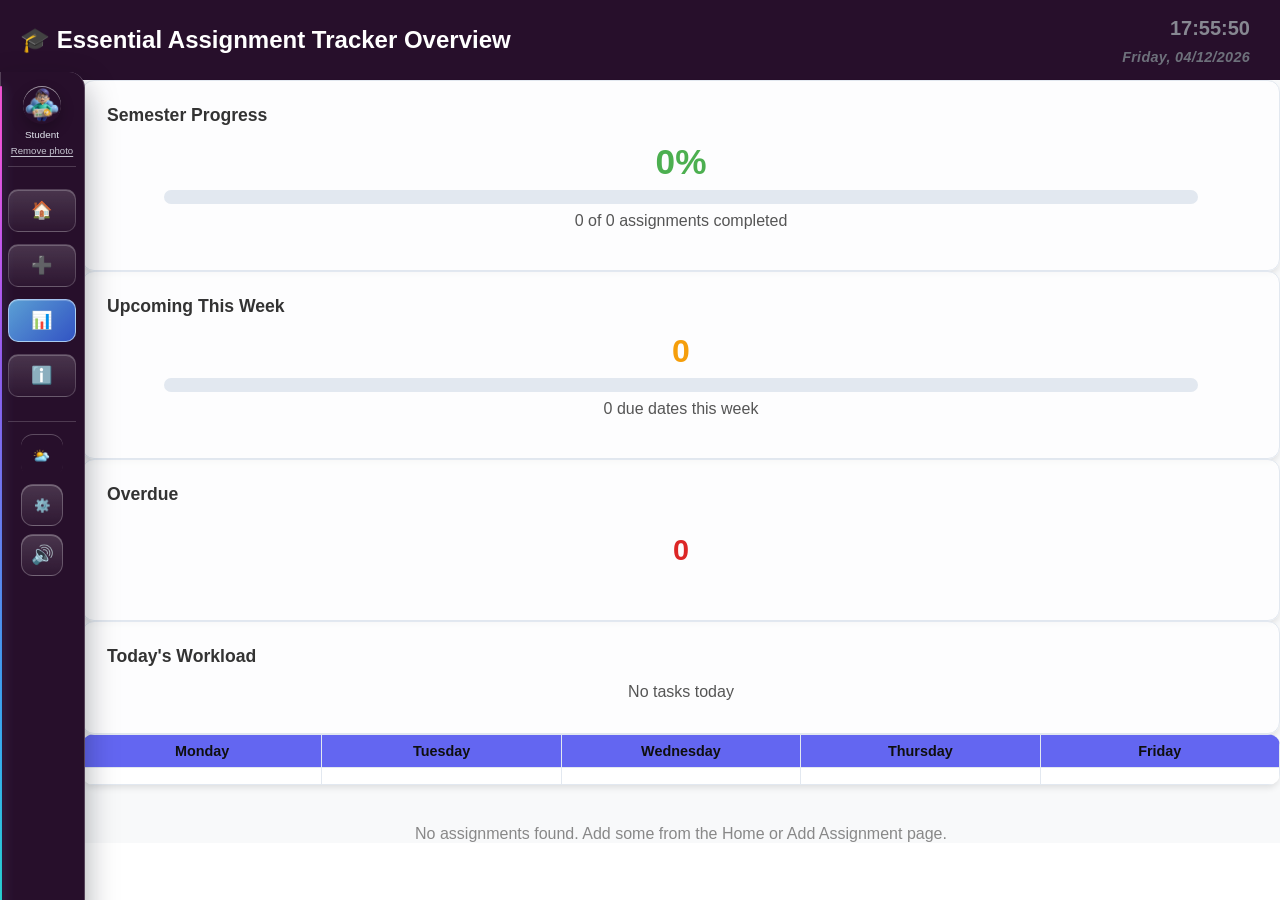
<file: overview.html>
<!DOCTYPE html>
<html lang="en">
<head>
  <meta charset="UTF-8" />
  <meta name="viewport" content="width=device-width, initial-scale=1.0"/>
    <title>🎓 Essential Assignment Tracker Overview</title>
    
    <link rel="stylesheet" href="css/overview.css">
    <link rel="stylesheet" href="css/shared-nav.css">
    <link rel="stylesheet" href="https://fonts.googleapis.com/css2?family=Inter:wght@400;500;600&family=Source+Sans+3:wght@400;500;600&family=Nunito+Sans:wght@400;500;600&display=swap">
    <script src="js/shared-nav.js" defer></script>
    <script src="js/time-display.js" defer></script>

    <!-- Main page styling lives in css/overview.css -->
</head>
<body>
  <div class="container">
    <div class="header" style="display:flex;align-items:center;justify-content:space-between;">
      <h1 style="flex:1;">🎓 Essential Assignment Tracker Overview
        <button id="darkModeToggle" aria-label="Toggle dark mode" style="background:none;border:none;cursor:pointer;margin-left:12px;vertical-align:middle;outline:none;position:relative;">
          <span id="darkModeIcon" style="display:inline-block;width:42px;height:42px;vertical-align:middle;">
            <img id="sunIcon" src="Icons/day.png" alt="Light mode" width="42" height="42" style="display:block;object-fit:contain;" loading="lazy" decoding="async">
            <img id="moonIcon" src="Icons/night.png" alt="Dark mode" width="42" height="42" style="display:none;object-fit:contain;" loading="lazy" decoding="async">
          </span>
        </button>
      </h1>
      <div id="timeDisplay" style="margin-right:50px;"></div>
      <div class="nav" data-shared-nav></div>
    </div>
    <div class="container">

    <!-- Summary cards: progress, week, overdue, and today -->
    
    <div class="dashboard">
      <div class="card">
        <h3>Semester Progress</h3>
        <div style="display:flex;flex-direction:column;align-items:center;gap:0.5rem;">
          <div style="font-size:2.2rem;font-weight:bold;color:#4caf50;" id="progressPercent">0%</div>
          <div style="width:90%;height:14px;background:#e2e8f0;border-radius:7px;overflow:hidden;">
            <div id="progressBar" style="height:100%;width:0%;background:#4caf50;border-radius:7px;transition:width 0.5s;position:relative;overflow:hidden;"></div>
            <div id="progressGloss" style="position:absolute;top:0;left:0;height:100%;width:100%;pointer-events:none;z-index:2;"></div>
                // Add moving gloss effect on progress bar.
                const gloss = document.getElementById('progressGloss');
                gloss.style.background = 'linear-gradient(120deg, rgba(255,255,255,0.18) 0%, rgba(255,255,255,0.45) 40%, rgba(255,255,255,0.18) 80%)';
                gloss.style.backgroundSize = '200% 100%';
                gloss.style.backgroundPosition = '0% 0%';
                gloss.style.borderRadius = '7px';
                let glossAnimFrame = 0;
                function animateGloss() {
                  glossAnimFrame++;
                  const pos = (glossAnimFrame % 120) / 120 * 100;
                  gloss.style.backgroundPosition = `${pos}% 0%`;
                  requestAnimationFrame(animateGloss);
                }
                animateGloss();
          </div>
        </div>
        <p id="progressText" style="text-align:center;margin-top:0.5rem;color:#555;font-size:1rem;">0 of 0 assignments completed</p>
      </div>
      <div class="card">
        <h3>Upcoming This Week</h3>
        <div style="display:flex;flex-direction:column;align-items:center;gap:0.5rem;">
          <div style="font-size:2rem;font-weight:bold;color:#f59e0b;" id="weekCount">0</div>
          <div style="width:90%;height:14px;background:#e2e8f0;border-radius:7px;overflow:hidden;">
            <div id="weekBar" style="height:100%;width:0%;background:#f59e0b;border-radius:7px;transition:width 0.5s;"></div>
          </div>
        </div>
        <p id="weekText" style="text-align:center;margin-top:0.5rem;color:#555;font-size:1rem;">due dates this week</p>
      </div>
      <div class="card">
        <h3>Overdue</h3>
        <p id="overdueCount" style="color:var(--overdue); font-size:1.8rem; font-weight:bold; text-align:center;">0</p>
      </div>
      <div class="card">
        <h3>Today's Workload</h3>
        <div id="todayWorkload" style="text-align:center;color:#555;font-size:1rem;">No tasks today</div>
      </div>
    </div>

    <!-- Weekly timetable section -->


    <!-- Shows assignments grouped by weekday -->

    <div class="timetable">
      <table>
        <thead>
          <tr>
            <th>Monday</th><th>Tuesday</th><th>Wednesday</th><th>Thursday</th><th>Friday</th>
          </tr>
        </thead>
        <tbody>
          <tr id="timetableRow">
            <td class="day-cell" id="mondayCell"></td>
            <td class="day-cell" id="tuesdayCell"></td>
            <td class="day-cell" id="wednesdayCell"></td>
            <td class="day-cell" id="thursdayCell"></td>
            <td class="day-cell" id="fridayCell"></td>
          </tr>
        </tbody>
      </table>
    </div>

    <!-- Assignment cards with status and due-date info -->

    <div class="assignments">
      <div id="assignmentCards"></div>
    </div>
  </div>

  <script>

        function parseDueDate(value) {
          if (!value) return null;

          const raw = String(value).trim();
          let parts = raw.match(/^(\d{4})-(\d{2})-(\d{2})$/);
          if (parts) {
            return new Date(Number(parts[1]), Number(parts[2]) - 1, Number(parts[3]));
          }

          parts = raw.match(/^(\d{2})\/(\d{2})\/(\d{4})$/);
          if (parts) {
            return new Date(Number(parts[3]), Number(parts[2]) - 1, Number(parts[1]));
          }

          const parsed = new Date(raw);
          if (isNaN(parsed)) return null;
          return new Date(parsed.getFullYear(), parsed.getMonth(), parsed.getDate());
        }

        function toLocalIsoDate(date) {
          const yyyy = date.getFullYear();
          const mm = String(date.getMonth() + 1).padStart(2, '0');
          const dd = String(date.getDate()).padStart(2, '0');
          return `${yyyy}-${mm}-${dd}`;
        }

        // Render the today's workload card.

        function renderTodayWorkload(assignments) {
          const today = new Date();
          const yyyy = today.getFullYear();
          const mm = String(today.getMonth() + 1).padStart(2, '0');
          const dd = String(today.getDate()).padStart(2, '0');
          const todayStr = `${yyyy}-${mm}-${dd}`;
          const todaysAssignments = assignments.filter(a => {
            if (a.status === 'Completed') return false;

            // Convert due date into comparable local date.
            
            const dueDate = parseDueDate(a.due);
            if (!dueDate) return false;
            const parsed = toLocalIsoDate(dueDate);
            return parsed === todayStr;
          });
          const count = todaysAssignments.length;
          let text = '';
          if (count === 0) text = 'No tasks today';
          else if (count === 1) text = 'Light day — 1 task';
          else if (count <= 3) text = `Moderate day — ${count} tasks`;
          else text = `Busy day — ${count} tasks`;
            text += '<div style="margin-top:0.5em;font-size:1em;color:#222;">';
            todaysAssignments.forEach(a => {
              text += `${a.name}<br>`;
            });
            text += '</div>';
            document.getElementById('todayWorkload').innerHTML = text;
        }
        
    // Load assignments from localStorage.

    function getAssignments() {
      const data = localStorage.getItem('assignments');
      let arr = data ? JSON.parse(data) : [];

      // Auto-update each status from due dates.
      
      const today = new Date();
      today.setHours(0,0,0,0);
      const DUE_SOON_DAYS = 3;
      arr = arr.map(a => {
        if (a.status !== 'Completed' && a.due) {
          const dueDate = parseDueDate(a.due);
          if (!dueDate) return a;
          dueDate.setHours(0,0,0,0);
          const daysLeft = Math.round((dueDate - today) / 86400000);
          if (daysLeft < 0) {
            a.status = 'Overdue';
          } else if (daysLeft <= DUE_SOON_DAYS) {
            a.status = 'Due soon';
          } else if (a.status === 'Overdue' || a.status === 'Due soon') {
            a.status = 'Active';
          }
        }
        return a;
      });
      return arr;
    }

    // Map module names to color themes.

    function getBlockColor(module) {
      if (module.includes('Web Technologies Part 1') || module.includes('SET08801')) return 'var(--Web Technologies Part 1)';
      if (module.includes('Artificial Intelligence') || module.includes('SET08825')) return 'var(--Artificial Intelligence)';
      if (module.includes('Database Systems') || module.includes('SET09801')) return 'var(--Database Systems)';
      if (module.includes('Devops Global Online') || module.includes('SET09901')) return 'var(--Devops Global Online)';
      return 'var(--primary)';
    }

    function getCardClass(module) {
      if (module.includes('Web Technologies Part 1')) return 'web-technologies-part-1';
      if (module.includes('Artificial Intelligence')) return 'artificial-intelligence';
      if (module.includes('Database Systems')) return 'database-systems';
      if (module.includes('Devops Global Online')) return 'devops-global-online';
      if (module.includes('SET08801')) return 'web-technologies-part-1';
      if (module.includes('SET08825')) return 'artificial-intelligence';
      if (module.includes('SET09801')) return 'database-systems';
      if (module.includes('SET09901')) return 'devops-global-online';
      return '';
    }

    function getPriority(status) {
      if (status === 'Overdue') return 'overdue';
      if (status === 'Due soon') return 'high';
      if (status === 'Active') return 'med';
      if (status === 'Completed') return 'low';
      return 'med';
    }

    // Convert due date to weekday index.

    function getWeekdayIndex(dateStr) {

      const d = parseDueDate(dateStr);
      if (!d || isNaN(d)) return -1;
      let day = d.getDay(); // 0=Sunday, 1=Monday
      if (day === 0) day = 6; // Sunday to index 6
      else day -= 1; // Monday to index 0
      return day;
    }

    // Fill timetable cells with assignment blocks.

    function renderTimetable(assignments) {
      const cells = [
        document.getElementById('mondayCell'),
        document.getElementById('tuesdayCell'),
        document.getElementById('wednesdayCell'),
        document.getElementById('thursdayCell'),
        document.getElementById('fridayCell')
      ];
      
      // Clear old timetable content first.
      
      cells.forEach(cell => cell.innerHTML = '');

      // Put each assignment in the right weekday cell.

      assignments.forEach(a => {
        const idx = getWeekdayIndex(a.due);
        if (idx >= 0 && idx <= 4) {
          // Pick block color based on status.
          let statusColor = '';
          if (a.status === 'Completed') statusColor = '#b2f2a5';
          else if (a.status === 'Overdue') statusColor = '#e74c3c';
          else if (a.status === 'Due soon') statusColor = '#ffe066';
          else if (a.status === 'Active') statusColor = '#f59e0b';
          else statusColor = getBlockColor(a.module);

          const status = a.status === 'Overdue' ? 'Overdue!' : a.status;
          cells[idx].innerHTML += `<div class="assignment-block" style="background:${statusColor};">${a.name} <small>(${status})</small><br><span style="font-size:0.85em;">Due: ${a.due}</span></div>`;
        }
      });
    }

    // Render assignment cards under the timetable.
    
    function renderAssignmentCards(assignments) {
      const container = document.getElementById('assignmentCards');
      container.innerHTML = '';
      if (!assignments.length) {
        container.innerHTML = '<div style="color:#888;text-align:center;">No assignments found. Add some from the Home or Add Assignment page.</div>';
        return;
      }

      function escapeHtml(value) {
        return String(value)
          .replace(/&/g, '&amp;')
          .replace(/</g, '&lt;')
          .replace(/>/g, '&gt;')
          .replace(/"/g, '&quot;')
          .replace(/'/g, '&#39;');
      }

      function formatNotesHtml(notes) {
        const noteText = String(notes || '');
        if (!noteText.trim()) return '';

        return `<div class="notes-inline"><strong>Note:</strong><div class="notes-inline-first">${escapeHtml(noteText)}</div></div>`;
      }

      function getRemainingDaysMeta(dueDate, status) {
        if (!dueDate) return { text: 'No due date', color: '#6b7280' };

        const today = new Date();
        today.setHours(0, 0, 0, 0);
        const normalizedDue = new Date(dueDate.getFullYear(), dueDate.getMonth(), dueDate.getDate());
        const daysLeft = Math.round((normalizedDue - today) / 86400000);

        if (status === 'Completed') {
          if (daysLeft < 0) {
            const pastDays = Math.abs(daysLeft);
            return {
              text: pastDays === 1 ? 'Completed 1 day ago' : `Completed ${pastDays} days ago`,
              color: '#b411cf'
            };
          }

          if (daysLeft === 0) return { text: 'Completed today', color: '#b411cf' };

          return {
            text: daysLeft === 1 ? 'Completed 1 day early' : `Completed ${daysLeft} days early`,
            color: '#b411cf'
          };
        }

        if (daysLeft < 0) {
          const overdueDays = Math.abs(daysLeft);
          return {
            text: overdueDays === 1 ? '1 day overdue' : `${overdueDays} days overdue`,
            color: '#000000'
          };
        }

        if (daysLeft === 0) return { text: 'Due today', color: '#b45309' };
        if (daysLeft <= 3) {
          return {
            text: daysLeft === 1 ? '1 day left' : `${daysLeft} days left`,
            color: '#b45309'
          };
        }

        return {
          text: daysLeft === 1 ? '1 day left' : `${daysLeft} days left`,
          color: '#1e3a8a'
        };
      }

      assignments.forEach(a => {
        const cardClass = getCardClass(a.module);
        const priorityClass = getPriority(a.status);
        const dueDate = parseDueDate(a.due);
        const remainingMeta = getRemainingDaysMeta(dueDate, a.status);
        container.innerHTML += `
          <div class="assignment-card ${cardClass} ${priorityClass}">
            <strong>${a.name}</strong>
            <span class="priority ${priorityClass}">${a.status}</span>
            <div>Due: ${a.due}</div>
            <div style="margin-top:2px;font-weight:600;color:${remainingMeta.color};">${remainingMeta.text}</div>
            <small>Module: ${a.module}</small>
            ${a.notes ? formatNotesHtml(a.notes) : ''}
          </div>
        `;
      });
    }

    // Initial render for timetable and cards.

    const assignments = getAssignments();
    renderTimetable(assignments);
    renderAssignmentCards(assignments);

    function refreshOverviewFromStorage() {
      const latestAssignments = getAssignments();
      renderTimetable(latestAssignments);
      renderAssignmentCards(latestAssignments);
      const overdue = latestAssignments.filter(a => a.status === 'Overdue').length;
      document.getElementById('overdueCount').textContent = overdue;
      renderSemesterProgress(latestAssignments);
      renderUpcomingWeek(latestAssignments);
      renderTodayWorkload(latestAssignments);
    }

    window.addEventListener('assignments-updated', refreshOverviewFromStorage);

    // Show overdue count.

    const overdue = assignments.filter(a => a.status === 'Overdue').length;
    document.getElementById('overdueCount').textContent = overdue;

    // Semester progress calculations.

        // Get current week range (Monday to Sunday).
        
        function getWeekRange() {
          const now = new Date();
          const day = now.getDay();
          const monday = new Date(now);
          monday.setDate(now.getDate() - ((day === 0 ? 6 : day - 1)));
          monday.setHours(0,0,0,0);
          const sunday = new Date(monday);
          sunday.setDate(monday.getDate() + 6);
          sunday.setHours(23,59,59,999);
          return {start: monday, end: sunday};
        }

        // Update "due this week" card.

        function renderUpcomingWeek(assignments) {
          const {start, end} = getWeekRange();
          const weekAssignments = assignments.filter(a => {
            const due = parseDueDate(a.due);
            if (!due) return false;
            return due >= start && due <= end && a.status !== 'Completed';
          });
          const count = weekAssignments.length;
          document.getElementById('weekCount').textContent = count;
          document.getElementById('weekBar').style.width = (count > 0 ? Math.min(count * 20, 100) : 0) + '%';
          document.getElementById('weekText').textContent = `${count} due dates this week`;
        }
    function renderSemesterProgress(assignments) {
      const total = assignments.length;
      const completed = assignments.filter(a => a.status === 'Completed').length;
      const percent = total ? Math.round((completed / total) * 100) : 0;

      // Animate progress bar fill.
      const progressBar = document.getElementById('progressBar');
      const progressPercent = document.getElementById('progressPercent');
      const progressText = document.getElementById('progressText');
      let current = 0;
      progressBar.style.width = '0%';
      progressPercent.textContent = '0%';
      progressText.textContent = `${completed} of ${total} assignments completed`;
      const step = percent / 120; // smooth animation step
      function lerpColor(a, b, t) {
        // Blend two colors based on percentage.
        a = a.replace('#',''); b = b.replace('#','');
        const ar = parseInt(a.substring(0,2),16), ag = parseInt(a.substring(2,4),16), ab = parseInt(a.substring(4,6),16);
        const br = parseInt(b.substring(0,2),16), bg = parseInt(b.substring(2,4),16), bb = parseInt(b.substring(4,6),16);
        const r = Math.round(ar + (br-ar)*t), g = Math.round(ag + (bg-ag)*t), b_ = Math.round(ab + (bb-ab)*t);
        return `rgb(${r},${g},${b_})`;
      }
      function animateFill() {
        if (current < percent) {
          current = Math.min(current + step, percent);
          progressBar.style.width = current + '%';
          progressPercent.textContent = Math.round(current) + '%';
          // Transition from orange to green.
          const t = current / 100;
          progressBar.style.background = lerpColor('#fd7e14', '#4caf50', t);
          requestAnimationFrame(animateFill);
        } else {
          progressBar.style.width = percent + '%';
          progressPercent.textContent = percent + '%';
          progressBar.style.background = lerpColor('#fd7e14', '#4caf50', percent/100);
        }
      }
      animateFill();
      progressText.textContent = `${completed} of ${total} assignments completed`;
    }
    renderSemesterProgress(assignments);
    renderUpcomingWeek(assignments);
    renderTodayWorkload(assignments);
  </script>
</body>
</html>
</file>
<file: css/index.css>
* { margin:0; padding:0; box-sizing:border-box; font-family:'Segoe UI', sans-serif; }

/* Background */
body {
    height: 100vh;
    background: linear-gradient(-45deg, #0f2027, #203a43, #2c5364, #1a2a3c);
    background-size: 400% 400%;
    display:flex;
    justify-content:center;
    align-items:center;
    color:white;
    overflow:hidden;
    animation: gradientShift 15s ease infinite;
}

/* Transition out */
body.transitioning {
  opacity: 0;
  transform: scale(1.028);
  filter: blur(5px);
  transition: opacity 1s cubic-bezier(0.22, 1, 0.36, 1), transform 1s cubic-bezier(0.22, 1, 0.36, 1), filter 1s cubic-bezier(0.22, 1, 0.36, 1);
}

@keyframes gradientShift {
    0% { background-position:0% 50%; }
    50% { background-position:100% 50%; }
    100% { background-position:0% 50%; }
}

/* Floating items */
.floating-items {
    position:absolute;
    width:100%;
    height:100%;
    pointer-events:none;
}

.floating-item {
    position:absolute;
    opacity:0.15;
    font-size:26px;
    animation: rotateScale 20s infinite ease-in-out alternate;
}

.floating-item.left { left:5%; }
.floating-item.right { right:5%; }

@keyframes floatDown {
    0% { top:-10%; }
    100% { top:100%; }
}

@keyframes floatUp {
    0% { top:110%; }
    100% { top:-10%; }
}

@keyframes rotateScale {
    0% { transform: rotate(0deg) scale(1); }
    50% { transform: rotate(5deg) scale(1.05); }
    100% { transform: rotate(-5deg) scale(1); }
}

/* Container */
.container {
    backdrop-filter: blur(25px);
    background: rgba(255,255,255,0.08);
    border-radius: 25px;
    padding: 50px 35px;
    width: 90%;
    max-width: 400px;
    text-align:center;
    box-shadow: 0 30px 60px rgba(0,0,0,0.5);
}

.hidden { display:none; }

/* Text animations */
@keyframes fadeSlideUp {
    from { opacity:0; transform:translateY(25px); }
    to { opacity:1; transform:translateY(0); }
}

.app-title { animation: fadeSlideUp 0.8s ease forwards 0.2s; opacity:0; font-size:0.85rem; }
.time { animation: fadeSlideUp 0.8s ease forwards 0.5s; opacity:0; font-size:3.5rem; }
.date { animation: fadeSlideUp 0.8s ease forwards 0.6s; opacity:0; margin-bottom: 18px; }
.main-greeting { animation: fadeSlideUp 0.8s ease forwards 0.8s; opacity:0; margin-bottom: 18px; }
.subtext { animation: fadeSlideUp 0.8s ease forwards 1s; opacity:0; }
.status { animation: fadeSlideUp 0.8s ease forwards 1.2s; opacity:0; }

/* Input */
input {
    margin-top:20px;
    padding:12px;
    width:100%;
    border-radius:12px;
    border:none;
}

/* Enter button */
.enter-btn {
  margin-top: 80px;
  padding: 12px 0;
  width: 150px;
  background: rgba(255,255,255,0.3);
  color: white;
  border:none;
  border-radius:30px;
  font-weight:bold;
  cursor:pointer;
  animation: fadeSlideUp 0.8s ease forwards 1.4s, pulseWave 4s infinite;
  position:relative;
}

/* Button press */
.enter-btn:active {
    transform: scale(0.95);
}

/* Pulse */
.enter-btn::before {
  content:'';
  position:absolute;
  top:50%; left:50%;
  width:150px; height:50px;
  border-radius:30px;
  background: rgba(255,255,255,0.2);
  transform: translate(-50%, -50%);
  animation: pulseWave 4s infinite;
}

@keyframes pulseWave {
    0% { transform: translate(-50%, -50%) scale(1); opacity:0.5; }
    50% { transform: translate(-50%, -50%) scale(1.6); opacity:0; }
    100% { transform: translate(-50%, -50%) scale(1); opacity:0.5; }
}

/* Loader overlay */
#loaderOverlay {
  position: fixed;
  top:0;
  left:0;
  width:100vw;
  height:100vh;
  background: rgba(0,0,0,0.25);
  backdrop-filter: blur(8px);
  display:flex;
  justify-content:center;
  align-items:center;
  opacity:0;
  pointer-events:none;
  transition: opacity 0.75s cubic-bezier(0.22, 1, 0.36, 1);
  z-index: 99999;
}

body.transitioning #loaderOverlay {
  opacity: 1 !important;
  pointer-events: all;
}

/* Active state */
#loaderOverlay.active {
  opacity:1;
  pointer-events:all;
}

/* Spinner */
.spinner {
  width:44px;
  height:44px;
  border:3px solid rgba(255,255,255,0.22);
  border-top:3px solid rgba(255,255,255,0.82);
  border-radius:50%;
  box-shadow: 0 0 18px rgba(255,255,255,0.16);
  animation: spin 1s linear infinite;
}

@keyframes spin {
  to { transform: rotate(360deg); }
}

/* Overlay Reveal */
#revealOverlay {
  position: fixed;
  top: 0;
  left: 0;
  width: 100vw;
  height: 100vh;
  background: linear-gradient(120deg, #203a43 0%, #2c5364 100%);
  opacity: 0.92;
  pointer-events: none;
  z-index: 100000;
  transform: scaleY(0);
  transform-origin: top;
  transition: transform 0.7s cubic-bezier(.4,2,.6,1);
}

#revealOverlay.active {
  transform: scaleY(1);
  pointer-events: all;
}
</file>
<file: css/about.css>
/* about.css - Styles for the About page */

/* ========== DARK MODE STYLES ========== */

/* Content area background and text in dark mode */

.dark-mode .content {
  background: #161b22 !important;
  color: #e0e0e0 !important;
}

/* Gear menu (backup/restore) in dark mode */
.dark-mode .gear-menu {
  background: #23263a !important;
  color: #e0e0e0 !important;
}

/* Make export/backup text white in dark mode */

.dark-mode #backupMenu .hint,
.dark-mode #backupMenu button,
.dark-mode #backupMenu label {
  color: #fff !important;
}

/* Info section background in dark mode */
.dark-mode .section {
  background: #161b22 !important;
  color: #e0e0e0 !important;
}

/* Highlighted text in dark mode */
.dark-mode .section .highlight {
  color: #b411cf !important;
}

/* Body and header backgrounds in dark mode */
.dark-mode body {
  background: #0d1117 !important;
  color: #e0e0e0 !important;
}
.dark-mode .header {
  background: linear-gradient(90deg, #0d1117 0%, #2d1846 50%, #0d1117 100%);
  color: #fff;
}

/* Card backgrounds in dark mode */
.dark-mode .card {
  background: #161b22 !important;
  color: #e0e0e0 !important;
}

/* Navigation links in dark mode */
.dark-mode .nav a {
  color: #fff;
}
.dark-mode .nav a:hover {
  color: #58a6ff;
}

/* ========== LIGHT MODE & GENERAL STYLES ========== */

/* Main body font and background */
body {
  font-family: Arial, sans-serif;
  background: #fdfdfd;
  margin: 0;
  color: #333;
  line-height: 1.6;
}

/* Header bar at the top of the page */
.header {
  background: #270f2b;
  color: white;
  padding: 12px 20px;
  display: flex;
  flex-direction: row;
  align-items: center;
  box-shadow: 0 3px 7px rgba(0,0,0,0.15);
}

/* Back button (top left) */
.back-btn {
  color: #f3f8f2;
  font-size: 1.3rem;
  font-weight: bold;
  text-decoration: wavy;
  display: flex;
  align-items: center;
  gap: 6px;
}
/* Back button hover effect */
.back-btn:hover { color: #a5d8ff; }

/* Navigation links (top right) */
.nav a {
  color: white;
  margin-left: 20px;
  text-decoration: none;
  font-weight: bold;
}
/* Navigation link hover effect */
.nav a:hover { color: #a5d8ff; }

.nav a.active {
  color: #a5d8ff;
  text-decoration: underline;
  text-underline-offset: 4px;
}

/* Main content area */
.content {
  max-width: 800px;
  margin: 40px auto;
  padding: 30px;
  background: white;
  border-radius: 12px;
  box-shadow: 0 4px 16px rgba(0,0,0,0.08);
  text-align: center;
}

/* Main heading */
h1 {
  color: #f2e7f4;
  margin: 0 0 25px;
  font-size: 1.5rem;
}

/* Graduation cap icon */
.icon {
  font-size: 6rem;
  margin-bottom: 20px;
}

/* Grouping for back button and gear */
.left-group { display: flex; align-items: center; gap: 8px; }

/* Settings gear button */
.settings { position: relative; display: inline-block; z-index: 60; }
/* Gear (settings) button style */
.gear-btn {
  background: transparent;
  border: none;
  color: #f3f8f2;
  font-size: 1.1rem;
  cursor: pointer;
  padding: 6px 10px;
  white-space: nowrap;
  border-radius: 6px;
}

/* Backup/restore dropdown menu */
.gear-menu {
  position: absolute;
  left: 0;
  top: calc(100% + 8px);
  background: white;
  color: #333;
  border-radius: 8px;
  box-shadow: 0 6px 20px rgba(0,0,0,0.12);
  transform-origin: top left;
  transform: scale(0);
  opacity: 0;
  pointer-events: none;
  transition: transform 140ms ease, opacity 120ms ease;
  z-index: 50;
  width: 180px;
  overflow: hidden;
}
/* Show gear menu when open */
.gear-menu[aria-hidden="false"] {
  transform: scale(1);
  opacity: 1;
  pointer-events: auto;
}
/* Show gear menu on focus */
.settings:focus-within .gear-menu {
  transform: scale(1);
  opacity: 1;
  pointer-events: auto;
}
/* Buttons inside gear menu */
.gear-menu button {
  display: block;
  width: 100%;
  padding: 10px 12px;
  border: none;
  background: transparent;
  text-align: left;
  cursor: pointer;
  font-size: 0.95rem;
}
/* Gear menu button hover */
.gear-menu button:hover { background: #f4f6f8; }
/* Hint text in gear menu */
.gear-menu .hint {
  font-size: 0.8rem;
  color: #666;
  padding: 8px 12px;
}

/* Info section (about text) */
.section { max-width: 600px; margin: 0 auto 35px; text-align: left; }
/* List and highlight styles */
ul { padding-left: 20px; margin: 15px 0; }
ul li { margin: 10px 0; }
.highlight { font-weight: bold; color: #2c3e50; }

/* Technology icon row */
.tech-icons {
  list-style: none;
  padding-left: 0;
  margin: 14px 0 22px;
  display: flex;
  gap: 12px;
  flex-wrap: wrap;
}

.tech-icon-item {
  display: inline-flex;
  align-items: center;
  gap: 8px;
  background: #f4f6f8;
  border: 1px solid #e2e8f0;
  border-radius: 999px;
  padding: 8px 12px;
  font-weight: 700;
  color: #1f2937;
  margin: 0;
}

.tech-icon-item svg {
  width: 22px;
  height: 22px;
  display: block;
}

.dark-mode .tech-icon-item {
  background: #23263a;
  border-color: #3a3f55;
  color: #e6edf3;
}

/* Legal badge stack */
.legal-badge-stack {
  display: inline-flex;
  flex-direction: column;
  align-items: flex-start;
  gap: 18px;
  margin: 8px 0 22px;
}

.legal-badge-row {
  display: inline-flex;
  width: fit-content;
  align-items: center;
  border-radius: 6px;
  overflow: hidden;
  position: relative;
  border: 1px solid rgba(255, 255, 255, 0.16);
  box-shadow:
    0 2px 6px rgba(0, 0, 0, 0.16),
    inset 0 1px 0 rgba(255, 255, 255, 0.28),
    inset 0 -2px 0 rgba(0, 0, 0, 0.18);
}

.legal-badge-icon {
  display: inline-flex;
  align-items: center;
  justify-content: center;
  width: 28px;
  min-height: 24px;
  color: #ffffff;
  background-image:
    linear-gradient(180deg, rgba(255, 255, 255, 0.34) 0%, rgba(255, 255, 255, 0.12) 38%, rgba(255, 255, 255, 0) 39%),
    linear-gradient(180deg, #5b6470 0%, #3b434e 48%, #262c35 100%);
  border-right: 1px solid rgba(255, 255, 255, 0.18);
  border-top-left-radius: 6px;
  border-bottom-left-radius: 6px;
  box-shadow: inset 0 1px 0 rgba(255, 255, 255, 0.25);
}

.legal-badge-icon svg {
  width: 12px;
  height: 12px;
  display: block;
}

.legal-badge-segment {
  display: inline-flex;
  align-items: center;
  justify-content: center;
  min-height: 24px;
  padding: 0 10px;
  color: #fff;
  font-size: 1.05rem;
  line-height: 1;
  font-weight: 600;
  position: relative;
  text-shadow: 0 1px 0 rgba(0, 0, 0, 0.35);
  box-shadow: inset 0 1px 0 rgba(255, 255, 255, 0.22);
}

.legal-badge-segment.left {
  border-top-left-radius: 6px;
  border-bottom-left-radius: 6px;
}

.legal-badge-row.has-icon .legal-badge-segment {
  border-top-left-radius: 0;
  border-bottom-left-radius: 0;
}

.legal-badge-segment.right {
  border-top-right-radius: 6px;
  border-bottom-right-radius: 6px;
}

.badge-license {
  background-image:
    linear-gradient(180deg, rgba(255, 255, 255, 0.28) 0%, rgba(255, 255, 255, 0.08) 38%, rgba(255, 255, 255, 0) 39%),
    linear-gradient(180deg, #808896 0%, #5e6672 48%, #3f4752 100%);
}

.badge-academic {
  background-image:
    linear-gradient(180deg, rgba(255, 255, 255, 0.30) 0%, rgba(255, 255, 255, 0.10) 38%, rgba(255, 255, 255, 0) 39%),
    linear-gradient(180deg, #b25df0 0%, #8a36d4 48%, #5d1f9f 100%);
}

.badge-terms {
  background-image:
    linear-gradient(180deg, rgba(255, 255, 255, 0.28) 0%, rgba(255, 255, 255, 0.08) 38%, rgba(255, 255, 255, 0) 39%),
    linear-gradient(180deg, #8a919a 0%, #676f79 48%, #474e58 100%);
}

.badge-use {
  background-image:
    linear-gradient(180deg, rgba(255, 255, 255, 0.30) 0%, rgba(255, 255, 255, 0.10) 38%, rgba(255, 255, 255, 0) 39%),
    linear-gradient(180deg, #4d84de 0%, #3368bf 48%, #21408f 100%);
}

.badge-code {
  background-image:
    linear-gradient(180deg, rgba(255, 255, 255, 0.28) 0%, rgba(255, 255, 255, 0.08) 38%, rgba(255, 255, 255, 0) 39%),
    linear-gradient(180deg, #626973 0%, #454c56 48%, #2d333c 100%);
}

.badge-protected {
  background-image:
    linear-gradient(180deg, rgba(255, 255, 255, 0.32) 0%, rgba(255, 255, 255, 0.12) 38%, rgba(255, 255, 255, 0) 39%),
    linear-gradient(180deg, #ff5b5b 0%, #e93c3c 48%, #bf1f1f 100%);
}

.dark-mode .legal-badge-row {
  border-color: rgba(255, 255, 255, 0.08);
  box-shadow:
    0 3px 10px rgba(0, 0, 0, 0.3),
    inset 0 1px 0 rgba(255, 255, 255, 0.16),
    inset 0 -2px 0 rgba(0, 0, 0, 0.26);
}

.dark-mode .legal-badge-icon {
  background-image:
    linear-gradient(180deg, rgba(255, 255, 255, 0.22) 0%, rgba(255, 255, 255, 0.08) 38%, rgba(255, 255, 255, 0) 39%),
    linear-gradient(180deg, #697383 0%, #434b57 48%, #2d333d 100%);
}

.legal-disclaimer {
  max-width: 520px;
  margin: 14px 0 0;
  font-size: 0.98rem;
  line-height: 1.45;
  color: #5d6470;
}

.dark-mode .legal-disclaimer {
  color: #b7c0ce;
}

.section-divider {
  width: 100%;
  height: 1px;
  border: 0;
  margin: 22px 0;
  background: linear-gradient(90deg, transparent 0%, rgba(56, 182, 255, 0.35) 18%, rgba(180, 17, 207, 0.45) 50%, rgba(56, 182, 255, 0.35) 82%, transparent 100%);
}

.dark-mode .section-divider {
  background: linear-gradient(90deg, transparent 0%, rgba(88, 166, 255, 0.22) 18%, rgba(180, 17, 207, 0.38) 50%, rgba(88, 166, 255, 0.22) 82%, transparent 100%);
}

/* Footer note at the bottom */
.footer-note {
  margin-top: 50px;
  color: #6c757d;
  font-style: oblique;
  font-size: 1.1rem;
}

/* Back to Home button at the bottom */
.back-bottom {
  display: inline-block;
  margin-top: 40px;
  padding: 12px 32px;
  background: linear-gradient(90deg, #38b6ff 0%, #b411cf 100%);
  color: #fff;
  border-radius: 999px;
  text-decoration: none;
  font-weight: bold;
  font-size: 1.1rem;
  position: relative;
  box-shadow: 0 4px 16px rgba(56,182,255,0.10), 0 1.5px 0 #b411cf;
  overflow: hidden;
  transition: box-shadow 0.3s, transform 0.2s;
}
.back-bottom::before {
  content: '';
  position: absolute;
  left: 0; top: 0; right: 0; bottom: 0;
  border-radius: 999px;
  background: linear-gradient(120deg, rgba(255,255,255,0.22) 0%, rgba(255,255,255,0.55) 40%, rgba(255,255,255,0.12) 80%);
  pointer-events: none;
  z-index: 1;
  transition: opacity 0.3s;
}
.back-bottom:hover {
  background: linear-gradient(90deg, #b411cf 0%, #38b6ff 100%);
  box-shadow: 0 8px 32px rgba(56,182,255,0.18), 0 3px 0 #b411cf;
  transform: translateY(-2px) scale(1.04);
}
.back-bottom:active {
  transform: scale(0.98);
}
</file>
<file: css/shared-nav.css>
/* Shared sidebar navigation across tracker pages */
:root {
  --shared-nav-header-offset: 92px;
  --shared-nav-collapsed: 68px;
  --shared-nav-expanded: 230px;
  --shared-nav-bg: #270f2b;
  --shared-nav-bg-size: 100% 100%;
  --shared-nav-bg-position: 0 0;
  --shared-nav-wave-animation: none;
  --shared-nav-accent-a: rgba(118, 177, 255, 0.42);
  --shared-nav-accent-b: rgba(70, 118, 236, 0.3);
  --shared-nav-accent-border: rgba(195, 225, 255, 0.65);
  --shared-nav-active-a: rgba(104, 196, 255, 0.8);
  --shared-nav-active-b: rgba(55, 110, 255, 0.72);
  --shared-nav-active-border: rgba(205, 232, 255, 0.72);
  --shared-nav-edge-a: rgba(112, 187, 255, 0.84);
  --shared-nav-edge-b: rgba(72, 116, 245, 0.72);
  --shared-nav-divider: rgba(255, 255, 255, 0.18);
}

body.dark-mode {
  --shared-nav-bg:
    linear-gradient(180deg, rgba(255, 255, 255, 0.2) 0%, rgba(255, 255, 255, 0.04) 22%, rgba(255, 255, 255, 0.02) 100%),
    linear-gradient(-45deg, rgba(39, 15, 43, 0.62), rgba(59, 23, 66, 0.62), rgba(79, 32, 88, 0.62), rgba(49, 19, 55, 0.62));
  --shared-nav-bg-size: 100% 100%, 400% 400%;
  --shared-nav-bg-position: 0 0, 0% 50%;
  --shared-nav-wave-animation: sidebarWave 15s ease infinite;
  --shared-nav-accent-a: rgba(215, 132, 255, 0.38);
  --shared-nav-accent-b: rgba(139, 87, 219, 0.3);
  --shared-nav-accent-border: rgba(236, 189, 255, 0.62);
  --shared-nav-active-a: rgba(188, 102, 255, 0.76);
  --shared-nav-active-b: rgba(116, 79, 219, 0.72);
  --shared-nav-active-border: rgba(225, 179, 255, 0.72);
  --shared-nav-edge-a: rgba(224, 143, 255, 0.9);
  --shared-nav-edge-b: rgba(130, 88, 233, 0.72);
  --shared-nav-divider: rgba(255, 255, 255, 0.24);
}

.nav[data-shared-nav] {
  position: fixed;
  left: 0;
  top: var(--shared-nav-header-offset);
  bottom: 0;
  height: calc(100vh - var(--shared-nav-header-offset));
  z-index: 1200;
  display: flex;
  flex-direction: column;
  justify-content: flex-start;
  gap: 12px;
  width: var(--shared-nav-collapsed);
  padding: 14px 8px 18px;
  border-radius: 0 16px 16px 0;
  background: var(--shared-nav-bg);
  background-size: var(--shared-nav-bg-size);
  background-position: var(--shared-nav-bg-position);
  backdrop-filter: blur(8px) saturate(125%);
  border-right: 1px solid rgba(255, 255, 255, 0.22);
  box-shadow:
    inset 1px 0 0 rgba(255, 255, 255, 0.2),
    0 14px 32px rgba(6, 12, 24, 0.35);
  overflow: visible;
  transition: width 0.28s ease, padding 0.28s ease;
  animation: var(--shared-nav-wave-animation);
}

@keyframes sidebarWave {
  0% { background-position: 0 0, 0% 50%; }
  50% { background-position: 0 0, 100% 50%; }
  100% { background-position: 0 0, 0% 50%; }
}

.nav[data-shared-nav]::before {
  content: "";
  position: absolute;
  top: 14px;
  bottom: 14px;
  left: 0;
  width: 2px;
  border-radius: 99px;
  background: linear-gradient(
    180deg,
    #ff5ecf 0%,
    #8f68ff 16%,
    #4fa5ff 32%,
    #38e8cc 48%,
    #8aff5f 64%,
    #ffd95a 80%,
    #ff6f8a 100%
  );
  background-size: 100% 220%;
  box-shadow: 0 0 12px rgba(151, 191, 255, 0.52);
  opacity: 0.9;
  filter: saturate(1.2) brightness(var(--shared-nav-edge-brightness, 1));
  animation: sidebarEdgePulse 3.2s ease-in-out infinite, sidebarEdgeRainbowFlow 8.1s linear infinite;
}

@keyframes sidebarEdgePulse {
  0% {
    --shared-nav-edge-brightness: 0.95;
    opacity: 0.75;
  }
  50% {
    --shared-nav-edge-brightness: 1.12;
    opacity: 1;
  }
  100% {
    --shared-nav-edge-brightness: 0.95;
    opacity: 0.75;
  }
}

@keyframes sidebarEdgeRainbowFlow {
  0% { background-position: 0 0%; }
  100% { background-position: 0 220%; }
}

.nav[data-shared-nav]:hover {
  width: var(--shared-nav-expanded);
  padding: 14px 12px 18px;
  background:
    linear-gradient(180deg, rgba(255, 255, 255, 0.12) 0%, rgba(255, 255, 255, 0.02) 22%, rgba(255, 255, 255, 0.006) 100%),
    linear-gradient(-45deg, rgba(39, 15, 43, 0.44), rgba(59, 23, 66, 0.44), rgba(79, 32, 88, 0.44), rgba(49, 19, 55, 0.44));
  background-size: 100% 100%, 400% 400%;
  backdrop-filter: blur(4px) saturate(118%);
  -webkit-backdrop-filter: blur(4px) saturate(118%);
}

.nav[data-shared-nav] a {
  margin-left: 0 !important;
  box-sizing: border-box;
  display: flex;
  align-items: center;
  justify-content: center;
  width: 100%;
  max-width: 100%;
  align-self: center;
  padding: 10px 8px;
  border-radius: 10px;
  color: #f3f8ff;
  font-weight: 700;
  text-decoration: none;
  background: linear-gradient(180deg, rgba(255, 255, 255, 0.16), rgba(255, 255, 255, 0.03));
  border: 1px solid rgba(255, 255, 255, 0.18);
  box-shadow: inset 0 1px 0 rgba(255, 255, 255, 0.22);
  transition: background 0.2s ease, color 0.2s ease, transform 0.2s ease, justify-content 0.2s ease, border-color 0.2s ease;
}

.nav[data-shared-nav] .nav-user {
  display: flex;
  flex-direction: column;
  align-items: center;
  justify-content: center;
  gap: 6px;
  margin-bottom: 10px;
  width: 100%;
  padding-bottom: 10px;
  border-bottom: 1px solid var(--shared-nav-divider);
}

.nav[data-shared-nav] .nav-user-bubble {
  width: 38px;
  height: 38px;
  border-radius: 50%;
  display: flex;
  align-items: center;
  justify-content: center;
  color: #f2f7ff;
  background:
    radial-gradient(circle at 30% 28%, rgba(255, 255, 255, 0.42) 0%, rgba(255, 255, 255, 0.08) 38%, rgba(255, 255, 255, 0.02) 70%),
    linear-gradient(150deg, rgba(138, 191, 255, 0.92), rgba(74, 126, 220, 0.88));
  border: 1px solid rgba(216, 236, 255, 0.9);
  box-shadow: 0 6px 14px rgba(0, 0, 0, 0.24), inset 0 1px 0 rgba(255, 255, 255, 0.55);
  cursor: pointer;
  transition: transform 0.2s ease, box-shadow 0.2s ease;
}

.nav[data-shared-nav] .nav-user-bubble:hover {
  transform: scale(1.08);
  box-shadow: 0 8px 18px rgba(0, 0, 0, 0.3), inset 0 1px 0 rgba(255, 255, 255, 0.55);
}

.nav[data-shared-nav] .nav-user-icon {
  width: 100%;
  height: 100%;
  display: block;
  object-fit: cover;
  border-radius: 50%;
}

.nav[data-shared-nav] .nav-user-name {
  max-width: 56px;
  opacity: 1;
  width: 100%;
  text-align: center;
  line-height: 1.05;
  white-space: normal;
  overflow-wrap: anywhere;
  font-size: 0.62rem;
  color: rgba(243, 248, 255, 0.92);
  transition: max-width 0.22s ease, font-size 0.18s ease;
}

.nav[data-shared-nav]:hover .nav-user-name {
  max-width: 170px;
  font-size: 0.76rem;
}

.nav[data-shared-nav] .nav-user-remove {
  border: none;
  background: transparent;
  color: rgba(243, 248, 255, 0.78);
  font-size: 0.6rem;
  line-height: 1;
  padding: 0;
  cursor: pointer;
  text-decoration: underline;
  text-underline-offset: 2px;
  transition: color 0.18s ease;
}

.nav[data-shared-nav] .nav-user-remove:hover {
  color: rgba(255, 255, 255, 0.98);
}

.nav[data-shared-nav] .nav-icon {
  font-size: 1.08rem;
  min-width: 24px;
  text-align: center;
}

.nav[data-shared-nav] .nav-text {
  max-width: 0;
  opacity: 0;
  margin-left: 0;
  white-space: nowrap;
  overflow: hidden;
  transition: max-width 0.22s ease, opacity 0.18s ease, margin-left 0.22s ease;
}

.nav[data-shared-nav]:hover a {
  justify-content: flex-start;
  padding: 10px 12px;
  background: linear-gradient(180deg, rgba(255, 255, 255, 0.08), rgba(255, 255, 255, 0.012));
  backdrop-filter: blur(2px) saturate(110%);
  -webkit-backdrop-filter: blur(2px) saturate(110%);
}

.nav[data-shared-nav]:hover .nav-text {
  max-width: 180px;
  opacity: 1;
  margin-left: 8px;
}

.nav[data-shared-nav] a:hover {
  color: #ffffff;
  background: linear-gradient(180deg, var(--shared-nav-accent-a), var(--shared-nav-accent-b));
  border-color: var(--shared-nav-accent-border);
  transform: none;
}

.nav[data-shared-nav] a.active {
  color: #ffffff;
  background: linear-gradient(135deg, var(--shared-nav-active-a), var(--shared-nav-active-b));
  border-color: var(--shared-nav-active-border);
  text-decoration: none;
}

.nav[data-shared-nav] .nav-controls {
  margin-top: 12px;
  display: flex;
  flex-direction: column;
  align-items: center;
  justify-content: center;
  gap: 8px;
  width: 100%;
  padding-top: 12px;
  border-top: 1px solid var(--shared-nav-divider);
}

.nav[data-shared-nav] #darkModeToggle {
  margin-left: 0 !important;
  width: 42px;
  height: 42px;
  border-radius: 12px;
  display: inline-flex;
  align-items: center;
  justify-content: center;
  background: linear-gradient(180deg, rgba(255, 255, 255, 0.16), rgba(255, 255, 255, 0.04));
  border: 1px solid rgba(255, 255, 255, 0.24);
  box-shadow: inset 0 1px 0 rgba(255, 255, 255, 0.25);
}

.nav[data-shared-nav] .theme-toggle-wrap {
  position: relative;
  display: inline-flex;
  align-items: center;
  justify-content: center;
  transition: transform 0.2s ease;
}

.nav[data-shared-nav] .theme-toggle-wrap:hover {
  transform: translateY(-2px) scale(1.03);
}

.nav[data-shared-nav] .theme-toggle-wrap:active {
  transform: translateY(0) scale(0.98);
}

.nav[data-shared-nav] .theme-toggle-wrap:hover::after {
  content: attr(data-tooltip);
  position: absolute;
  left: calc(100% + 10px);
  top: 50%;
  transform: translateY(-50%);
  padding: 6px 10px;
  border-radius: 8px;
  background: rgba(18, 13, 28, 0.96);
  color: #f3f8ff;
  border: 1px solid rgba(255, 255, 255, 0.18);
  box-shadow: 0 8px 18px rgba(0, 0, 0, 0.28);
  font-size: 0.8rem;
  line-height: 1;
  white-space: nowrap;
  z-index: 1500;
  pointer-events: none;
}

.nav[data-shared-nav] .theme-toggle-wrap:hover #darkModeToggle {
  background: linear-gradient(180deg, rgba(140, 190, 255, 0.32), rgba(88, 132, 230, 0.22));
  border-color: rgba(210, 234, 255, 0.72);
  box-shadow: inset 0 1px 0 rgba(255, 255, 255, 0.35), 0 6px 14px rgba(0, 0, 0, 0.24);
}

.nav[data-shared-nav] .theme-toggle-wrap:active #darkModeToggle {
  transform: scale(0.98);
}

.nav[data-shared-nav] .theme-menu {
  position: absolute;
  left: calc(100% + 8px);
  top: 0;
  min-width: 200px;
  z-index: 1400;
  background: rgba(26, 19, 36, 0.95);
  color: #f3f8ff;
  border-radius: 10px;
  border: 1px solid rgba(255, 255, 255, 0.2);
  box-shadow: 0 10px 24px rgba(0, 0, 0, 0.3);
  overflow: hidden;
  display: none;
}

.nav[data-shared-nav] .theme-menu.open {
  display: block;
}

.nav[data-shared-nav] .theme-menu .theme-option {
  display: block;
  width: 100%;
  padding: 10px 12px;
  color: #f3f8ff;
  border: none;
  background: transparent;
  text-align: left;
  cursor: pointer;
  font-size: 0.9rem;
  transition: background 0.18s ease, color 0.18s ease;
}

.nav[data-shared-nav] .theme-menu .theme-option:hover {
  background: rgba(118, 177, 255, 0.22);
  color: #ffffff;
}

.nav[data-shared-nav] .theme-menu .theme-option.active {
  background: linear-gradient(135deg, var(--shared-nav-active-a), var(--shared-nav-active-b));
  color: #ffffff;
}

.nav[data-shared-nav] .nav-gear-group {
  position: relative;
  display: flex;
  align-items: center;
  justify-content: center;
}

.nav[data-shared-nav] .nav-gear-group .gear-btn {
  width: 42px;
  height: 42px;
  border-radius: 12px;
  background: linear-gradient(180deg, rgba(255, 255, 255, 0.16), rgba(255, 255, 255, 0.04));
  border: 1px solid rgba(255, 255, 255, 0.24);
  box-shadow: inset 0 1px 0 rgba(255, 255, 255, 0.25);
  transition: transform 0.2s ease, box-shadow 0.2s ease, background 0.2s ease, border-color 0.2s ease;
}

.nav[data-shared-nav] .nav-gear-group .gear-btn:hover {
  transform: translateY(-2px) scale(1.03);
  background: linear-gradient(180deg, rgba(140, 190, 255, 0.32), rgba(88, 132, 230, 0.22));
  border-color: rgba(210, 234, 255, 0.72);
  box-shadow: inset 0 1px 0 rgba(255, 255, 255, 0.35), 0 6px 14px rgba(0, 0, 0, 0.24);
}

.nav[data-shared-nav] .nav-gear-group .gear-btn:active {
  transform: translateY(0) scale(0.98);
}

.nav[data-shared-nav] .nav-sound-toggle-btn {
  width: 42px;
  height: 42px;
  border-radius: 12px;
  background: linear-gradient(180deg, rgba(255, 255, 255, 0.16), rgba(255, 255, 255, 0.04));
  border: 1px solid rgba(255, 255, 255, 0.24);
  box-shadow: inset 0 1px 0 rgba(255, 255, 255, 0.25);
  color: #f3f8ff;
  font-size: 1.15rem;
  line-height: 1;
  display: inline-flex;
  align-items: center;
  justify-content: center;
  cursor: pointer;
  transition: transform 0.2s ease, box-shadow 0.2s ease, background 0.2s ease, border-color 0.2s ease;
}

.nav[data-shared-nav] .nav-sound-toggle-btn:hover {
  transform: translateY(-2px) scale(1.03);
  background: linear-gradient(180deg, rgba(140, 190, 255, 0.32), rgba(88, 132, 230, 0.22));
  border-color: rgba(210, 234, 255, 0.72);
  box-shadow: inset 0 1px 0 rgba(255, 255, 255, 0.35), 0 6px 14px rgba(0, 0, 0, 0.24);
}

.nav[data-shared-nav] .nav-sound-toggle-btn:active {
  transform: translateY(0) scale(0.98);
}

.nav[data-shared-nav] .nav-sound-toggle-btn.is-off {
  color: #ffd1de;
  border-color: rgba(255, 158, 188, 0.54);
  background: linear-gradient(180deg, rgba(255, 141, 183, 0.24), rgba(122, 70, 100, 0.2));
}

.nav[data-shared-nav] .nav-gear-group .gear-menu {
  position: absolute;
  left: calc(100% + 8px);
  top: 0;
  min-width: 190px;
  z-index: 1400;
  background: rgba(26, 19, 36, 0.95);
  color: #f3f8ff;
  border-radius: 10px;
  border: 1px solid rgba(255, 255, 255, 0.2);
  box-shadow: 0 10px 24px rgba(0, 0, 0, 0.3);
  overflow: hidden;
}

.nav[data-shared-nav] .nav-gear-group .gear-menu .hint {
  font-size: 0.8rem;
  color: rgba(234, 242, 255, 0.82);
  padding: 8px 12px;
}

.nav[data-shared-nav] .nav-gear-group .gear-menu button,
.nav[data-shared-nav] .nav-gear-group .gear-menu label {
  display: block;
  width: 100%;
  padding: 10px 12px;
  color: #f3f8ff;
  border: none;
  background: transparent;
  text-align: left;
  cursor: pointer;
  font-size: 0.94rem;
  transition: background 0.18s ease, transform 0.18s ease, color 0.18s ease;
}

.nav[data-shared-nav] .nav-gear-group .gear-menu button:hover,
.nav[data-shared-nav] .nav-gear-group .gear-menu label:hover {
  background: rgba(118, 177, 255, 0.22);
  transform: translateX(3px);
  color: #ffffff;
}

body.has-shared-sidebar {
  padding-left: calc(var(--shared-nav-collapsed) + 14px);
}

@media (min-width: 981px) {
  body.has-shared-sidebar .header {
    margin-left: calc(-1 * (var(--shared-nav-collapsed) + 14px));
    width: calc(100% + var(--shared-nav-collapsed) + 14px);
  }
}

@media (max-width: 980px) {
  body.has-shared-sidebar {
    padding-left: 0;
    padding-top: 92px;
  }

  .nav[data-shared-nav] {
    left: 50%;
    bottom: auto;
    height: auto;
    top: 14px;
    transform: translateX(-50%);
    width: min(96vw, 920px);
    flex-direction: row;
    justify-content: flex-start;
    align-items: center;
    padding: 8px 10px;
    gap: 6px;
    overflow-x: auto;
    overflow-y: visible;
    scrollbar-width: thin;
    -webkit-overflow-scrolling: touch;
  }

  .nav[data-shared-nav]::-webkit-scrollbar {
    height: 6px;
  }

  .nav[data-shared-nav]::-webkit-scrollbar-thumb {
    background: rgba(255, 255, 255, 0.28);
    border-radius: 99px;
  }

  .nav[data-shared-nav]::before {
    display: none;
  }

  .nav[data-shared-nav] a {
    font-size: 0.92rem;
    padding: 8px 9px;
    white-space: nowrap;
    align-self: auto;
    justify-content: center;
    width: auto;
    flex: 0 0 auto;
  }

  .nav[data-shared-nav] .nav-text {
    max-width: 120px;
    opacity: 1;
    margin-left: 5px;
  }

  .nav[data-shared-nav] .nav-user {
    flex-direction: row;
    margin-bottom: 0;
    gap: 4px;
    width: auto;
    padding-bottom: 0;
    border-bottom: none;
    flex: 0 0 auto;
  }

  .nav[data-shared-nav] .nav-user-bubble {
    width: 30px;
    height: 30px;
  }

  .nav[data-shared-nav] .nav-user-name {
    max-width: 90px;
    opacity: 1;
    font-size: 0.68rem;
  }

  .nav[data-shared-nav] .nav-user-remove {
    display: none;
  }

  .nav[data-shared-nav] .nav-controls {
    margin-top: 0;
    padding-top: 0;
    border-top: none;
    width: auto;
    flex-direction: row;
    gap: 6px;
    flex: 0 0 auto;
  }

  .nav[data-shared-nav] .theme-menu,
  .nav[data-shared-nav] .nav-gear-group .gear-menu {
    top: calc(100% + 8px);
    left: 50%;
    transform: translateX(-50%);
    min-width: min(88vw, 240px);
  }
}
</file>
<file: css/add-Assignment.css>
/* Delete button hover style */
#deleteAssignmentBtn:hover {
  background: #b411cf !important;
  color: #fff !important;
  border-color: #b411cf !important;
}
/* add-Assignment.css - Styles for the Add Assignment page
   Comments are provided for clarity and learning. */

/* ========== DARK MODE STYLES ========== */

/* Content area background and text in dark mode */
.dark-mode .content {
  background: #161b22 !important;
  color: #e0e0e0 !important;
}

/* Form fields in dark mode */
.dark-mode input,
.dark-mode textarea,
.dark-mode select {
  background: #23263a !important;
  color: #e0e0e0 !important;
  border-color: #444 !important;
}

/* Body and header backgrounds in dark mode */
.dark-mode body {
  background: #0d1117;
  color: #e0e0e0;
}
.dark-mode .header {
  background: linear-gradient(90deg, #0d1117 0%, #2d1846 50%, #0d1117 100%);
  color: #fff;
}
.dark-mode .card {
  background: #161b22 !important;
  color: #e0e0e0 !important;
}
.dark-mode .nav a {
  color: #fff;
}
.dark-mode .nav a:hover {
  color: #58a6ff;
}

/* ========== LIGHT MODE & GENERAL STYLES ========== */

/* Main body font and background */
body {
  font-family: Arial, sans-serif;
  background: #f8f9fa;
  margin: 0;
  padding: 0;
  color: #333;
}

/* Header bar at the top of the page */
.header {
  background: #270f2b;
  color: white;
  padding: 15px 20px;
  display: flex;
  justify-content: space-between;
  align-items: center;
}
.header h1 {
  margin: 0;
  font-size: 1.5rem;
}

/* Back button (top left) */
.back-btn {
  color: white;
  font-size: 1.3rem;
  font-weight: bold;
  text-decoration: none;
  display: flex;
  align-items: center;
  gap: 6px;
}
.back-btn:hover {
  color: #a5d8ff;
}

/* Navigation links (top right) */
.nav a {
  color: white;
  margin-left: 20px;
  text-decoration: none;
  font-weight: bold;
}
.nav a:hover {
  color: #a5d8ff;
}

.nav a.active {
  color: #a5d8ff;
  text-decoration: underline;
  text-underline-offset: 4px;
}

/* Main content area */
.content {
  max-width: 800px;
  margin: 30px auto;
  padding: 20px;
  background: white;
  border-radius: 15px;
  box-shadow: 0 2px 10px rgba(0, 0, 0, 0.4);
}

/* Section heading */
h2 {
  color: #2c5a21;
  margin-bottom: 25px;
  text-align: center;
}
.dark-mode h2 {
  color: #0385b8 !important;
}

/* Assignment form table */
table.form-table {
  width: 100%;
  border-collapse: separate;
  border-spacing: 0 12px;
}
table.form-table td.label {
  width: 140px;
  font-weight: bold;
  vertical-align: middle;
  color: #2c5a21;
}
table.form-table td.input {
  padding-left: 15px;
}

/* Center the due date calendar inside the form */
#calendarContainer {
  margin-left: auto;
  margin-right: auto;
}

/* Form fields */
input[type="text"],
input[type="date"],
input[type="number"],
textarea,
select {
  width: 100%;
  padding: 10px;
  border: 1px solid #0578ea;
  border-radius: 3px;
  font-size: 1rem;
  box-sizing: border-box;
  background: white;
  color: #333;
}

/* Notes textarea */
textarea {
  height: 90px;
  resize: vertical;
}

textarea[name="notes"] {
  font-family: "Inter", "Source Sans 3", "Nunito Sans", Arial, sans-serif;
  font-size: 0.95rem;
  font-style: italic;
  font-weight: 500;
  line-height: 1.45;
  word-spacing: 0.04em;
}

/* Save button */
button.save-btn {
  background: #28a745;
  color: white;
  border: none;
  padding: 14px 30px;
  font-size: 1.1rem;
  border-radius: 8px;
  cursor: pointer;
  display: block;
  margin: 30px auto 0;
}
button.save-btn:hover {
  background: #218838;
}

/* Status badge preview */
.status-preview {
  padding: 6px 12px;
  border-radius: 16px;
  font-size: 0.9rem;
  font-weight: bold;
  display: inline-block;
  margin-top: 6px;
  min-width: 100px;
  text-align: center;
}

/* Status badge colors (light mode) */
.status-due     { background: #fff3cd; color: #856404; }
.status-overdue { background: #f8d7da; color: #721c24; }
.status-done    { background: #d4edda; color: #155724; }
.status-Active  { background: #e2e3e5; color: #41464b; }

/* Back link at the bottom */
.back-link {
  display: inline-block;
  margin-top: 20px;
  color: #007bff;
  text-decoration: none;
}
.back-link:hover {
  text-decoration: underline;
}
</file>
<file: css/toast.css>
.toast-notification {
  position: fixed;
  bottom: 32px;
  right: 32px;
  min-width: 320px;
  max-width: 360px;
  background: #f8f9fa;
  color: #23263a;
  border-radius: 10px;
  box-shadow: 0 4px 24px rgba(0,0,0,0.18), 0 1.5px 0 #38b6ff;
  padding: 18px 24px 18px 56px;
  font-size: 1rem;
  font-family: Segoe UI, Arial, sans-serif;
  z-index: 9999;
  opacity: 0;
  pointer-events: none;
  display: flex;
  align-items: center;
  gap: 16px;
  transition: opacity 0.4s, transform 0.4s;
  transform: translateY(40px);
}

.toast-notification.visible {
  opacity: 1;
  pointer-events: auto;
  transform: translateY(0);
}

.toast-icon {
  position: absolute;
  left: 20px;
  top: 50%;
  transform: translateY(-50%);
  width: 28px;
  height: 28px;
  display: flex;
  align-items: center;
  justify-content: center;
}

.toast-close {
  margin-left: auto;
  background: none;
  border: none;
  color: #e0e0e0;
  font-size: 1.2rem;
  cursor: pointer;
  opacity: 0.7;
  transition: opacity 0.2s;
}

.toast-close:hover {
  opacity: 1;
}

.dark-mode .toast-notification {
  background: #23263a;
  color: #e0e0e0;
}
</file>
<file: css/dashboard.css>
/* Sparkling star animation for completed status */

.star-sparkle {
  position: relative;
  display: inline-block;
}

.star-sparkle-outer {
  position: absolute;
  pointer-events: none;
  animation: sparkle-move 2.2s infinite linear;
  opacity: 0.85;
}
@keyframes sparkle-move {
  0% { transform: scale(0.7) translate(-10px, -10px) rotate(0deg); opacity: 0.7; }
  30% { opacity: 1; }
  50% { transform: scale(1.1) translate(18px, -18px) rotate(20deg); opacity: 0.9; }
  70% { opacity: 1; }
  100% { transform: scale(0.7) translate(-10px, -10px) rotate(0deg); opacity: 0.7; }
}
.star-sparkle-outer2 {
  position: absolute;
  pointer-events: none;
  animation: sparkle-move2 2.7s infinite linear;
  opacity: 0.7;
}
@keyframes sparkle-move2 {
  0% { transform: scale(0.5) translate(10px, 10px) rotate(0deg); opacity: 0.5; }
  40% { opacity: 1; }
  60% { transform: scale(1.2) translate(-20px, 16px) rotate(-15deg); opacity: 0.8; }
  80% { opacity: 1; }
  100% { transform: scale(0.5) translate(10px, 10px) rotate(0deg); opacity: 0.5; }
}
.star-sparkle-outer3 {
  position: absolute;
  pointer-events: none;
  animation: sparkle-move3 3.2s infinite linear;
  opacity: 0.6;
}
@keyframes sparkle-move3 {
  0% { transform: scale(0.6) translate(0px, 18px) rotate(0deg); opacity: 0.5; }
  30% { opacity: 1; }
  60% { transform: scale(1.1) translate(22px, 8px) rotate(30deg); opacity: 0.8; }
  80% { opacity: 1; }
  100% { transform: scale(0.6) translate(0px, 18px) rotate(0deg); opacity: 0.5; }
}
.star-sparkle-outer4 {
  position: absolute;
  pointer-events: none;
  animation: sparkle-move4 3.7s infinite linear;
  opacity: 0.5;
}
@keyframes sparkle-move4 {
  0% { transform: scale(0.4) translate(-22px, 0px) rotate(0deg); opacity: 0.4; }
  35% { opacity: 1; }
  65% { transform: scale(1.0) translate(-28px, -18px) rotate(-25deg); opacity: 0.7; }
  85% { opacity: 1; }
  100% { transform: scale(0.4) translate(-22px, 0px) rotate(0deg); opacity: 0.4; }
}
/* Delete button hover style */

#deleteAssignmentBtn:hover {
  background: #b411cf !important;
  color: #fff !important;
  border-color: #b411cf !important;
}
/* index.css - Styles for the Home page (Essential Assignment Tracker)

    This CSS file defines the styles for the home page of the assignment tracker web application.

   
/* ========== DARK MODE STYLES ========== */

.dark-mode textarea.notes { color: #fff !important; }
textarea.notes { color: #111 !important; }

.dark-mode input[type="date"]::-webkit-calendar-picker-indicator {
  background: url('data:image/svg+xml;utf8,<svg fill="%23e0e0e0" xmlns="http://www.w3.org/2000/svg" viewBox="0 0 24 24"><rect x="3" y="4" width="18" height="18" rx="2" fill="%23161b22" stroke="%23b411cf" stroke-width="2"/><rect x="7" y="8" width="10" height="8" rx="1" fill="%232d1846"/><path d="M3 8h18" stroke="%23b411cf" stroke-width="2"/></svg>') no-repeat center;
  color: transparent;
  opacity: 1;
}
.dark-mode input[type="date"] {
  background: #23263a !important;
  color: #e0e0e0 !important;
  border-color: #444 !important;
}
.dark-mode input[type="text"],
.dark-mode select {
  background: #23263a !important;
  color: #e0e0e0 !important;
  border-color: #444 !important;
}
.dark-mode .add-btn {
  background: #28a745 !important;
  color: #fff !important;
  border: 1px solid #218838 !important;
}
.dark-mode #deleteAssignmentBtn {
  background: #dc3545 !important;
  color: #fff !important;
  border: 1px solid #a71d2a !important;
}
.dark-mode #deleteAssignmentBtn:hover {
  background: #b411cf !important;
  color: #fff !important;
  border-color: #b411cf !important;
}
.dark-mode .add-btn:hover {
  background: #218838 !important;
  color: #fff !important;
}
.dark-mode .action-btn {
  background: #23263a !important;
  color: #e0e0e0 !important;
  border: 1px solid #444 !important;
}
.dark-mode .action-btn:hover {
  background: #2d1846 !important;
  color: #fff !important;
}
.dark-mode .action-dropdown {
  background: #23263a !important;
  color: #e0e0e0 !important;
  border-color: #444 !important;
}
.dark-mode table {
  background: #161b22 !important;
  color: #e0e0e0 !important;
}
.dark-mode th, .dark-mode td {
  background: #23263a !important;
  color: #e0e0e0 !important;
  border-bottom: 1px solid #333 !important;
}
.dark-mode th {
  color: #0385b8 !important;
}
.dark-mode td {
  color: #e0e0e0 !important;
}
.dark-mode body {
  background: #0d1117;
  color: #e0e0e0;
}
.dark-mode .header {
  background: linear-gradient(90deg, #0d1117 0%, #2d1846 50%, #0d1117 100%);
  color: #fff;
}
.dark-mode .card {
  background: #161b22 !important;
  color: #e0e0e0 !important;
}
.dark-mode .nav a {
  color: #fff;
}
.dark-mode .nav a:hover {
  color: #58a6ff;
}

/* ========== LIGHT MODE & GENERAL STYLES ========== */

body {
  font-family: Arial, sans-serif;
  background: #f8f9fa;
  margin: 0;
  padding: 0;
  color: #333;
}

.header {
  background: #270f2b;
  color: white;
  padding: 15px 20px;
  display: flex;
  justify-content: space-between;
  align-items: center;
}
.header h1 {
  margin: 0;
  font-size: 1.5rem;
}

.nav a {
  color: white;
  margin-left: 20px;
  text-decoration: none;
  font-weight: bold;
}
.nav a:hover { color: #a5d8ff; }

.nav a.active {
  color: #a5d8ff;
  text-decoration: underline;
  text-underline-offset: 4px;
}

.content {
  max-width: 1000px;
  margin: 25px auto;
  padding: 0 20px;
  color: #222 !important;
}

.stats {
  display: grid;
  grid-template-columns: repeat(auto-fit, minmax(180px, 1fr));
  gap: 15px;
  margin-bottom: 30px;
}

#resetFiltersBtn {
  padding: 10px 14px;
  font-size: 0.95rem;
  border: 1px solid #0770da;
  border-radius: 6px;
  background: #fff;
  color: #0770da;
  cursor: pointer;
  min-width: 120px;
}

#resetFiltersBtn:hover {
  background: #eaf3ff;
}
.card {
  background: white;
  padding: 20px;
  border-radius: 10px;
  box-shadow: 0 6px 24px rgba(0,0,0,0.18), 0 1.5px 0 #38b6ff;
  text-align: center;
  position: relative;
  transition: box-shadow 0.3s, transform 0.3s;
  color: #222 !important;
}

.dark-mode #resetFiltersBtn {
  background: #23263a !important;
  color: #e0e0e0 !important;
  border-color: #444 !important;
}

.dark-mode #resetFiltersBtn:hover {
  background: #2d1846 !important;
  color: #fff !important;
}
.card:hover {
  box-shadow: 0 12px 32px rgba(56,182,255,0.22), 0 3px 0 #38b6ff;
  transform: translateY(-8px) scale(1.03);
}

.stat-circle {
  width: 70px;
  height: 70px;
  border-radius: 50%;
  margin: 0 auto 8px;
  display: flex;
  align-items: center;
  justify-content: center;
  position: relative;
  z-index: 1;
}
.stat-circle svg {
  position: absolute;
  top: 0; left: 0;
}
.stat-circle .number {
  position: relative;
  z-index: 2;
  font-size: 2.2rem;
  font-weight: bold;
}
.stat-anim {
  stroke-dasharray: 220;
  stroke-dashoffset: 220;
  animation: stat-spin 3s ease-in-out infinite;
}
@keyframes stat-spin {
  to { stroke-dashoffset: 0; }
}

.card h3 { margin: 0 0 8px; font-size: 1.1rem; color: #434141; }
.card .number { font-size: 3.2rem; font-weight: bold; }

.overdue   { color: #dc3545; }
.due-soon  { color: #fd7e14; }
.completed { color: #28a745; }
.active    { color: #0385b8; }

h2 { color: #b411cf; margin: 0 0 15px; }
.dark-mode h2 { color: #0385b8 !important; }

.controls {
  display: flex;
  gap: 12px;
  margin-bottom: 20px;
  flex-wrap: wrap;
}

input[type="text"], select {
  padding: 10px;
  font-size: 1rem;
  border: 1px solid #0770da;
  border-radius: 6px;
  flex: 1;
  min-width: 160px;
}

table {
  width: 100%;
  border-collapse: collapse;
  background: white;
  border-radius: 8px;
  overflow: hidden;
  box-shadow: 0 2px 8px rgba(0,0,0,0.08);
}
th, td {
  padding: 12px 15px;
  text-align: left;
  border-bottom: 1px solid #eee;
}

.assignment-row.selected {
  background: #e0e7ff !important;
  border-left: 5px solid #b411cf;
  animation: pulseSelected 1.2s infinite alternate;
  transition: background 0.2s, border 0.2s;
}
.dark-mode .assignment-row.selected {
  background: #183153 !important;
  border-left: 5px solid #38b6ff;
  animation: pulseSelectedDark 1.2s infinite alternate;
}
@keyframes pulseSelected {
  0% { box-shadow: 0 0 0 0 rgba(180,17,207,0.18); }
  100% { box-shadow: 0 0 12px 4px rgba(180,17,207,0.28); }
}
@keyframes pulseSelectedDark {
  0% { box-shadow: 0 0 0 0 rgba(56,182,255,0.18); }
  100% { box-shadow: 0 0 16px 6px rgba(56,182,255,0.32); }
}
th { background: #e9ecef; color: #5d7b97; }

.status {
  padding: 6px 12px;
  border-radius: 20px;
  font-size: 0.85rem;
  font-weight: 600;
  display: inline-block;
  min-width: 90px;
  text-align: center;
}
.status-due     { background: #e4b51f; color: #47074e; }
.status-overdue { background: #dc3545; color: #fff; }
.status-done    { background: #d4edda; color: #155724; }
.status-active { background: #0385b8; color: #fff; }
.action-btn.active { background: #0385b8; color: #fff; }
.status-Completed{ background: #28a745; color: #fdfdfd; }

.add-btn {
  display: inline-block;
  background: #28a745;
  color: white;
  padding: 12px 24px;
  border-radius: 8px;
  text-decoration: none;
  font-weight: bold;
  margin-top: 25px;
}
#addAssignmentBtn,
#deleteAssignmentBtn {
  background: #218838;
  box-shadow: 0 0 16px 2px rgba(40,167,69,0.25), 0 2px 8px rgba(56,182,255,0.10);
}

.status-due {
  background: linear-gradient(90deg, #ffe066 0%, #ffd43b 100%);
  color: #47074e;
  box-shadow: 0 2px 8px rgba(228,181,31,0.10);
  border: none;
  font-family: 'Segoe UI', Arial, sans-serif;
  letter-spacing: 0.02em;
  padding: 8px 20px;
  font-size: 1rem;
}
.status-overdue {
  background: linear-gradient(90deg, #e53935 0%, #dc3545 100%);
  color: #fff;
  box-shadow: 0 2px 8px rgba(220,53,69,0.13);
  border: none;
  font-family: 'Segoe UI', Arial, sans-serif;
  letter-spacing: 0.02em;
  padding: 8px 20px;
  font-size: 1rem;
}
.status-done {
  background: linear-gradient(90deg, #d4edda 0%, #b2f2a5 100%);
  color: #155724;
  box-shadow: 0 2px 8px rgba(40,167,69,0.10);
  border: none;
  font-family: 'Segoe UI', Arial, sans-serif;
  letter-spacing: 0.02em;
  padding: 8px 20px;
  font-size: 1rem;
}
.status-active {
  background: linear-gradient(90deg, #38b6ff 0%, #0385b8 100%);
  color: #fff;
  box-shadow: 0 2px 8px rgba(3,133,184,0.13);
  border: none;
  font-family: 'Segoe UI', Arial, sans-serif;
  letter-spacing: 0.02em;
  padding: 8px 20px;
  font-size: 1rem;
}
.status-Completed {
  background: linear-gradient(90deg, #28a745 0%, #b2f2a5 100%);
  color: #fff;
  box-shadow: 0 2px 8px rgba(40,167,69,0.13);
  border: none;
  font-family: 'Segoe UI', Arial, sans-serif;
  letter-spacing: 0.02em;
  padding: 8px 20px;
  font-size: 1rem;
}


#deleteAssignmentBtn:hover {
  background: #b411cf !important;
  color: #fff !important;
  border-color: #b411cf !important;
  box-shadow: 0 0 16px 2px rgba(180,17,207,0.25), 0 2px 8px rgba(56,182,255,0.10);
}

.action-btn {
  border: none;
  border-radius: 12px;
  padding: 2px 6px;
  margin: 1px 2px;
  font-size: 0.72rem;
  font-weight: 600;
  cursor: pointer;
  transition: background 0.2s, color 0.2s;
  display: inline-flex;
  align-items: center;
  gap: 2px;
}
.action-btn.active {
  background: #0385b8;
  color: #fff;
}
.action-btn.active:hover {
  background: #036fa0;
}
.action-btn.due-soon {
  background: #fd7e14;
  color: #fff;
}
.action-btn.due-soon:hover {
  background: #ffb347;
}
.action-btn.complete {
  background: #28a745;
  color: #fff;
}
.action-btn.complete:hover {
  background: #218838;
}
.action-btn.overdue {
  background: #dc3545;
  color: #fff;
}
.action-btn.overdue:hover {
  background: #a71d2a;
}
.action-btn.complete {
  background: #28a745;
  color: #fff;
}
.action-btn.complete:hover {
  background: #218838;
}
.action-btn.overdue {
  background: #fd7e14;
  color: #fff;
}
.action-btn.overdue:hover {
  background: #dc3545;
}

.action-dropdown {
  padding: 2px 4px;
  border-radius: 8px;
  border: 1px solid #0385b8;
  font-size: 0.78rem;
  font-weight: 600;
  color: #0385b8;
  background: #e2e3e5;
  outline: none;
  min-width: 90px;
  max-width: 120px;
  white-space: normal;
  word-break: break-word;
}
.action-dropdown:focus {
  border-color: #28a745;
}

.notes-inline {
  margin-top: 18px !important;
  display: block;
  white-space: normal;
  font-family: "Inter", "Source Sans 3", "Nunito Sans", Arial, sans-serif;
  font-size: 0.95rem;
  font-style: italic;
}

.notes-inline strong {
  font-weight: 600;
}

.notes-inline-first {
  margin-top: 4px;
  white-space: pre-wrap;
  line-height: 1.6;
  word-spacing: normal;
  letter-spacing: normal;
  font-kerning: normal;
  font-weight: 500;
}
</file>
<file: css/overview.css>
/*
  Alternate assignment block colors in the calendar for dark mode

  Odd blocks: deep blue, Even blocks: deep purple 

  This improves visual distinction between assignments in dark mode
*/
.dark-mode .day-cell .assignment-block:nth-child(odd) {
  background: #283a5e !important; /* deep blue */
  color: #e0e0e0 !important;
}
.dark-mode .day-cell .assignment-block:nth-child(even) {
  background: #3a265a !important; /* deep purple */
  color: #e0e0e0 !important;
}
/* Ensure all major overview page elements respond to dark mode */

.dark-mode .container {
  background: #181a20 !important;
  color: #e0e0e0 !important;
}
.dark-mode .assignments {
  color: #e0e0e0 !important;
}
.dark-mode .dashboard {
  background: transparent !important;
  color: #e0e0e0 !important;
}
.dark-mode .day-cell {
  background: #23263a !important;
  color: #e0e0e0 !important;
}
.dark-mode .priority {
  background: #2d1846 !important;
  color: #ffe066 !important;
}
/* Assignment list and card styles (below calendar) */
.assignments {
  display: grid;
  gap: 4rem;
  margin-top: 2.5rem;
}
.assignment-card {
  background: var(--card);
  border-radius: 10px;
  padding: 1.2rem;
  box-shadow: 0 2px 4px rgba(0,0,0,0.05);
  border-left: 5px solid var(--web-technologies-part-1); /* default */
  display: flex;
  flex-direction: column;
  gap: 0.5rem;
  margin-bottom: 1.5rem;
}
.assignment-card.web-technologies-part-1 { border-left-color: var(--web-technologies-part-1); }
.assignment-card.artificial-intelligence { border-left-color: var(--artificial-intelligence); }
.assignment-card.database-systems { border-left-color: var(--database-systems); }
.assignment-card.devops-global-online { border-left-color: var(--devops-global-online); }

.notes-inline {
  margin-top: 18px !important;
  display: block;
  white-space: normal;
  font-family: "Inter", "Source Sans 3", "Nunito Sans", Arial, sans-serif;
  font-size: 0.95rem;
  font-style: italic;
}

.notes-inline strong {
  font-weight: 600;
}

.notes-inline-first {
  margin-top: 4px;
  white-space: pre-wrap;
  line-height: 1.6;
  word-spacing: normal;
  letter-spacing: normal;
  font-kerning: normal;
  font-weight: 500;
}

.priority {
  font-size: 0.85rem;
  padding: 4px 10px;
  border-radius: 20px;
  color: rgb(10, 10, 10);
  align-self: flex-start;
  margin-bottom: 0.5rem;
}
.high { background: var(--high); color: #000; }
.med { background: var(--med); }
.low { background: var(--low); }
.overdue { background: var(--overdue); font-weight: bold; color: #fff; }
@media (max-width: 768px) {
  .dashboard { grid-template-columns: 1fr; }
  .assignments { gap: 2rem; }
}
/*
  Timetable calendar layout and assignment block styles

  These styles control the appearance and layout of the weekly calendar (timetable) in the overview page.

  - .timetable: Main calendar container, sets background, border radius, shadow, and spacing.

  - .timetable table: Ensures the calendar table fills the container and columns are evenly spaced.

  - .timetable th, .timetable td: Style the table header and cells for clarity and readability.

  - .day-cell: Each weekday cell, sets minimum height and vertical alignment for assignment blocks.

  - .assignment-block: Each assignment in the calendar, styled as a colored card with padding and rounded corners.
*/
.timetable {
  background: transparent;
  border-radius: 12px;
  overflow: hidden;
  box-shadow: 0 4px 6px -1px rgba(0,0,0,0.1);
  margin-bottom: 2rem;
}
.timetable table {
  width: 100%;
  border-collapse: collapse;
  table-layout: fixed;
}
.timetable th, .timetable td {
  font-size: 0.9rem;
  padding: 8px;
  text-align: center;
  border: 1px solid var(--border);
  background: #fff;
  word-break: break-word;
}
.timetable th {
  background: var(--primary);
  color: rgb(15, 15, 15);
}
.day-cell {
  min-height: 80px;
  position: relative;
  vertical-align: top;
}
.assignment-block {
  padding: 6px 8px;
  margin: 4px auto;
  border-radius: 6px;
  font-size: 0.9rem;
  color: rgb(0, 0, 0);
  max-width: 90%;
  background: #e0e7ff;
  box-shadow: 0 1px 4px rgba(0,0,0,0.04);
}
/* Timetable cell font size and padding for clarity */

.timetable th, .timetable td {
  font-size: 0.9rem;
  padding: 8px;
}
/* overview.css - Styles for the Overview page (Essential Assignment Tracker)

   This CSS file defines the styles for the overview page of the assignment tracker web application.
   
   It includes styles for the timetable calendar, assignment cards, and dark mode theming.

   The timetable calendar is styled to display assignments in a clear and organized manner, with different colors for each course and priority level.

   The styles are designed to create a clean, modern, and user-friendly interface for students to track their assignments effectively.

/* ========== DARK MODE STYLES ========== */

.dark-mode .timetable {
  background: #161b22 !important;
  color: #e0e0e0 !important;
}
.dark-mode .timetable th, .dark-mode .timetable td {
  border: 1px solid #333 !important;
}
.dark-mode .timetable th {
  background: #2d1846 !important;
  color: #b411cf !important;
}
.dark-mode .assignment-block {
  background: #23263a !important;
  color: #e0e0e0 !important;
}
/*
 * Dark mode override for manual toggle - applies to all major elements on the overview page

 * This section changes the colors and backgrounds of the page when dark mode is turned on.

 * When the user clicks the dark mode button, these styles are applied to make the page easier on the eyes at night or in low light.

 * It overrides the normal (light) colors with darker ones for better visibility and comfort.
 */
.dark-mode body,
html.dark-mode,
body.dark-mode {
  background: #0d1117 !important;
  color: #e0e0e0;
  transition: color 1s;
}
.dark-mode .header {
  background: linear-gradient(90deg, #0d1117 0%, #2d1846 50%, #0d1117 100%);
  color: #fff;
}
.dark-mode .card {
  background: #161b22 !important;
  color: #e0e0e0 !important;
}
.dark-mode .nav a {
  color: #fff;
}
.dark-mode .nav a:hover {
  color: #58a6ff;
}

/* ========== CSS VARIABLES ========== */

:root {
  --bg: #f8fafc;
  --text: #1e293b;
  --card: #ffffff;
  --border: #e2e8f0;
  --primary: #6366f1; /* indigo accent */
  --web-technologies-part-1: #3b82f6;    /* blue */
  --artificial-intelligence: #10b981;     /* emerald */
  --database-systems: #ec4899;     /* pink */
  --devops-global-online: #f59e0b;    /* amber */
  --high: #c2b280;    /* light brown for due soon */
  --med: #f59e0b;     /* amber */
  --low: #4caf50;     /* darker green */
  --overdue: #dc2626; /* red for overdue */
}

/* ========== GENERAL STYLES ========== */

body {
  font-family: Arial, sans-serif;
  margin: 0;
  padding: 0;
  color: #333;
  transition: color 1s;
}
.header {
  background: #270f2b;
  color: white;
  padding: 15px 20px;
  display: flex;
  justify-content: space-between;
  align-items: center;
}
.header h1 {
  margin: 0;
  font-size: 1.5rem;
}
.nav a {
  color: white;
  margin-left: 20px;
  text-decoration: none;
  font-weight: bold;
}
.nav a:hover { color: #a5d8ff; }

.nav a.active {
  color: #a5d8ff;
  text-decoration: underline;
  text-underline-offset: 4px;
}

.container {
  max-width: 1400px;
  margin: 0 auto;
  background: #f8f9fa;
  color: #333;
  transition: background 3s cubic-bezier(0.4,0,0.2,1), color 1s cubic-bezier(0.4,0,0.2,1);
}
.card {
  background: rgba(255,255,255,0.75);
  border-radius: 12px;
  padding: 1.5rem;
  box-shadow: 0 4px 6px -1px rgba(0,0,0,0.1);
  border: 1px solid var(--border);
  transition: background 2s cubic-bezier(0.4,0,0.2,1);
}
.card h3 { margin: 0 0 1rem; font-size: 1.1rem; }
.progress-ring {
  width: 80px; height: 80px; border-radius: 50%;
  background: conic-gradient(var(--primary) 0% 78%, #e2e8f0 78% 100%);
  display: flex; align-items: center; justify-content: center;
  font-weight: bold; color: var(--primary); margin: 0 auto;
}
.progress-bar {
  height: 8px; background: #e2e8f0; border-radius: 4px; overflow: hidden;
}
.progress-fill {
  height: 100%; background: var(--primary); width: 0%; transition: width 0.5s;
}
</file>
